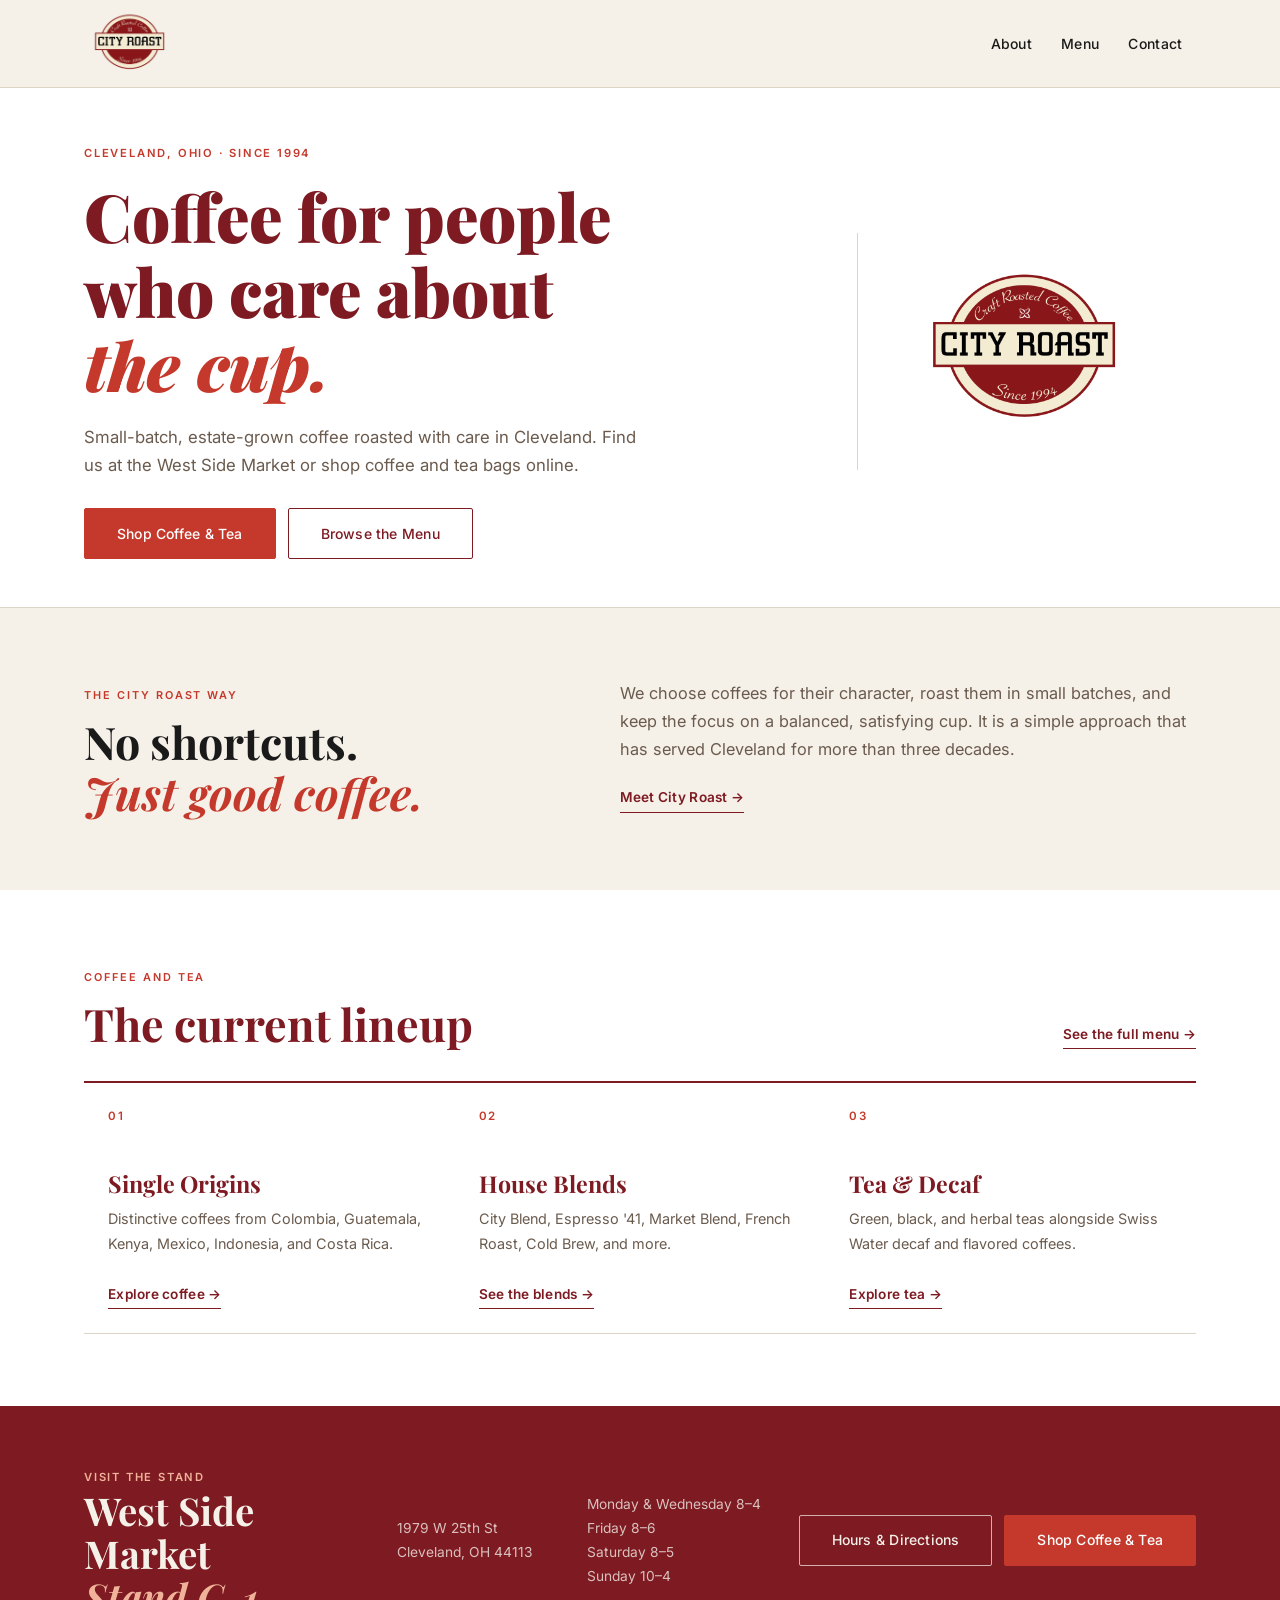
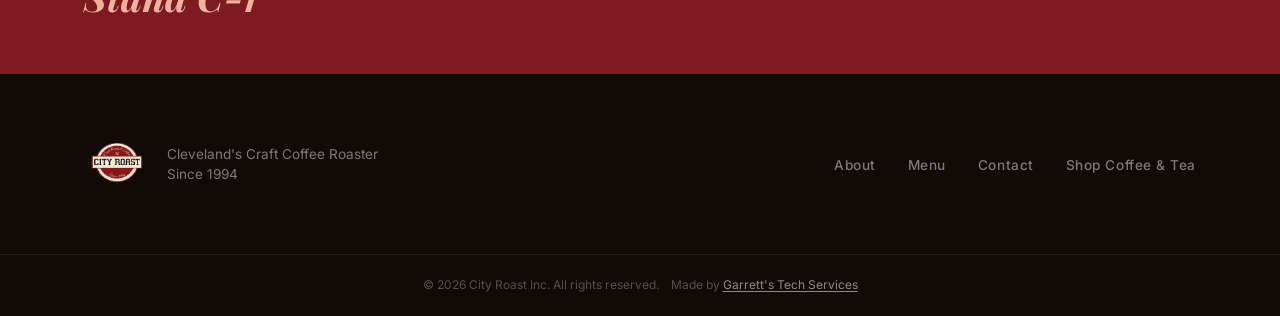
<file: index.html>
<!DOCTYPE html>
<html lang="en">
<head>
  <meta charset="UTF-8">
  <meta name="viewport" content="width=device-width, initial-scale=1.0">
  <title>City Roast Coffee | Cleveland's Craft Coffee Roaster</title>
  <meta name="description" content="Small batch, estate-grown coffee roasted with care in Cleveland since 1994. Visit City Roast Coffee at the West Side Market or shop coffee and tea bags on Square.">
  <meta name="theme-color" content="#7D1A22">
  <meta name="color-scheme" content="only light">
  <meta name="robots" content="index, follow">
  <meta name="google-analytics-measurement-id" content="">
  <link rel="canonical" href="https://cityroastcoffee.com/">
  <link rel="icon" href="images/cityroastlogo2014.gif" type="image/gif">
  <meta property="og:type" content="website">
  <meta property="og:title" content="City Roast Coffee | Cleveland's Craft Coffee Roaster">
  <meta property="og:description" content="Small batch, estate-grown coffee roasted with care in Cleveland since 1994.">
  <meta property="og:url" content="https://cityroastcoffee.com/">
  <meta property="og:image" content="https://cityroastcoffee.com/images/cityroastlogo2014.gif">
  <meta property="og:image:width" content="792">
  <meta property="og:image:height" content="612">
  <meta property="og:image:alt" content="City Roast Coffee, Cleveland's Craft Coffee Roaster since 1994">
  <meta name="twitter:card" content="summary_large_image">
  <meta name="twitter:title" content="City Roast Coffee | Cleveland's Craft Coffee Roaster">
  <meta name="twitter:description" content="Small batch, estate-grown coffee roasted with care in Cleveland since 1994.">
  <meta name="twitter:image" content="https://cityroastcoffee.com/images/cityroastlogo2014.gif">
  <script type="application/ld+json">
    {
      "@context": "https://schema.org",
      "@type": "CafeOrCoffeeShop",
      "name": "City Roast Coffee",
      "description": "Cleveland's craft coffee roaster, serving the West Side Market since 1994.",
      "telephone": "+1-216-621-2479",
      "email": "cityroast@me.com",
      "address": {
        "@type": "PostalAddress",
        "streetAddress": "1979 W 25th St, Stand C-1",
        "addressLocality": "Cleveland",
        "addressRegion": "OH",
        "postalCode": "44113",
        "addressCountry": "US"
      },
      "openingHoursSpecification": [
        { "@type": "OpeningHoursSpecification", "dayOfWeek": "Monday", "opens": "08:00", "closes": "16:00" },
        { "@type": "OpeningHoursSpecification", "dayOfWeek": "Wednesday", "opens": "08:00", "closes": "16:00" },
        { "@type": "OpeningHoursSpecification", "dayOfWeek": "Friday", "opens": "08:00", "closes": "18:00" },
        { "@type": "OpeningHoursSpecification", "dayOfWeek": "Saturday", "opens": "08:00", "closes": "17:00" },
        { "@type": "OpeningHoursSpecification", "dayOfWeek": "Sunday", "opens": "10:00", "closes": "16:00" }
      ],
      "hasMenu": "https://cityroastcoffee.square.site/"
    }
  </script>
  <link rel="preconnect" href="https://fonts.googleapis.com">
  <link rel="preconnect" href="https://fonts.gstatic.com" crossorigin>
  <link href="https://fonts.googleapis.com/css2?family=Playfair+Display:ital,wght@0,700;0,900;1,400;1,700&amp;family=Inter:wght@400;500;600&amp;display=swap" rel="stylesheet">
  <link rel="stylesheet" href="css/styles.css">
</head>
<body>
  <a class="skip-link" href="#main-content">Skip to main content</a>
  <header class="site-header" id="top">
    <div class="container header-inner">
      <a href="index.html" class="logo-link" aria-label="City Roast Coffee home">
        <img src="images/cityroastlogo2014.gif" alt="City Roast Coffee" class="logo">
      </a>
      <nav aria-label="Main navigation">
        <button class="nav-toggle" aria-expanded="false" aria-controls="nav-menu" aria-label="Open menu">
          <span></span><span></span><span></span>
        </button>
        <ul class="nav-menu" id="nav-menu" role="list">
          <li><a href="about.html">About</a></li>
          <li><a href="menu.html">Menu</a></li>
          <li><a href="contact.html">Contact</a></li>
        </ul>
      </nav>
    </div>
  </header>

  <main id="main-content">
    <section class="home-masthead" aria-labelledby="home-heading">
      <div class="container home-masthead-inner">
        <div class="home-masthead-copy">
          <p class="home-kicker">Cleveland, Ohio · Since 1994</p>
          <h1 id="home-heading">Coffee for people<br>who care about <br><em class="cup-word">the cup.<span class="steam" aria-hidden="true"><i></i><i></i><i></i></span></em></h1>
          <p class="home-lede">Small-batch, estate-grown coffee roasted with care in Cleveland. Find us at the West Side Market or shop coffee and tea bags online.</p>
          <div class="button-row">
            <a href="https://cityroastcoffee.square.site/" class="btn btn-primary" target="_blank" rel="noopener noreferrer">Shop Coffee &amp; Tea</a>
            <a href="menu.html" class="btn btn-outline">Browse the Menu</a>
          </div>
        </div>
        <div class="home-masthead-mark" aria-hidden="true">
          <img src="images/cityroastlogo2014.gif" alt="">
        </div>
      </div>
    
    </section>

    <section class="home-intro" aria-labelledby="welcome-heading">
      <div class="container home-intro-inner">
        <div>
          <span class="section-label">The City Roast Way</span>
          <h2 id="welcome-heading">No shortcuts.<br><em>Just good coffee.</em></h2>
        </div>
        <div class="home-intro-copy">
          <p>We choose coffees for their character, roast them in small batches, and keep the focus on a balanced, satisfying cup. It is a simple approach that has served Cleveland for more than three decades.</p>
          <a href="about.html" class="text-link">Meet City Roast <span aria-hidden="true">&rarr;</span></a>
        </div>
      </div>
    </section>

    <section class="home-menu" aria-labelledby="menu-preview-heading">
      <div class="container">
        <header class="home-section-heading">
          <div><span class="section-label">Coffee and Tea</span><h2 id="menu-preview-heading">The current lineup</h2></div>
          <a href="menu.html" class="text-link">See the full menu <span aria-hidden="true">&rarr;</span></a>
        </header>
        <div class="home-menu-grid">
          <article>
            <p class="home-menu-number">01</p>
            <h3>Single Origins</h3>
            <p>Distinctive coffees from Colombia, Guatemala, Kenya, Mexico, Indonesia, and Costa Rica.</p>
            <a href="menu.html#coffee" class="text-link">Explore coffee <span aria-hidden="true">&rarr;</span></a>
          </article>
          <article>
            <p class="home-menu-number">02</p>
            <h3>House Blends</h3>
            <p>City Blend, Espresso '41, Market Blend, French Roast, Cold Brew, and more.</p>
            <a href="menu.html#coffee" class="text-link">See the blends <span aria-hidden="true">&rarr;</span></a>
          </article>
          <article>
            <p class="home-menu-number">03</p>
            <h3>Tea &amp; Decaf</h3>
            <p>Green, black, and herbal teas alongside Swiss Water decaf and flavored coffees.</p>
            <a href="menu.html#tea" class="text-link">Explore tea <span aria-hidden="true">&rarr;</span></a>
          </article>
        </div>
      </div>
    </section>

    <section class="home-visit" aria-labelledby="visit-heading">
      <div class="container home-visit-inner">
        <div>
          <span class="home-kicker">Visit the stand</span>
          <h2 id="visit-heading">West Side Market<br><em>Stand C-1</em></h2>
        </div>
        <address>1979 W 25th St<br>Cleveland, OH 44113</address>
        <p>Monday &amp; Wednesday 8–4<br>Friday 8–6<br>Saturday 8–5<br>Sunday 10–4</p>
        <div class="button-row"><a href="contact.html" class="btn btn-outline">Hours &amp; Directions</a><a href="https://cityroastcoffee.square.site/" class="btn btn-primary" target="_blank" rel="noopener noreferrer">Shop Coffee &amp; Tea</a></div>
      </div>
    </section>
  </main>

  <footer class="site-footer">
    <div class="container footer-inner">
      <div class="footer-brand">
        <img src="images/cityroastlogo2014.gif" alt="City Roast Coffee" class="footer-logo">
        <p class="footer-tagline">Cleveland's Craft Coffee Roaster<br>Since 1994</p>
      </div>
      <nav class="footer-nav" aria-label="Footer navigation">
        <ul role="list">
          <li><a href="about.html">About</a></li>
          <li><a href="menu.html">Menu</a></li>
          <li><a href="contact.html">Contact</a></li>
          <li><a href="https://cityroastcoffee.square.site/" target="_blank" rel="noopener noreferrer">Shop Coffee &amp; Tea</a></li>
        </ul>
      </nav>
    </div>
    <div class="footer-bottom"><div class="container footer-bottom-inner"><p>&copy; 2026 City Roast Inc. All rights reserved.</p><p>Made by <a href="https://garrettstechservices.com/" target="_blank" rel="noopener noreferrer">Garrett's Tech Services</a></p></div></div>
  </footer>

  <script src="js/main.js"></script>
</body>
</html>
</file>
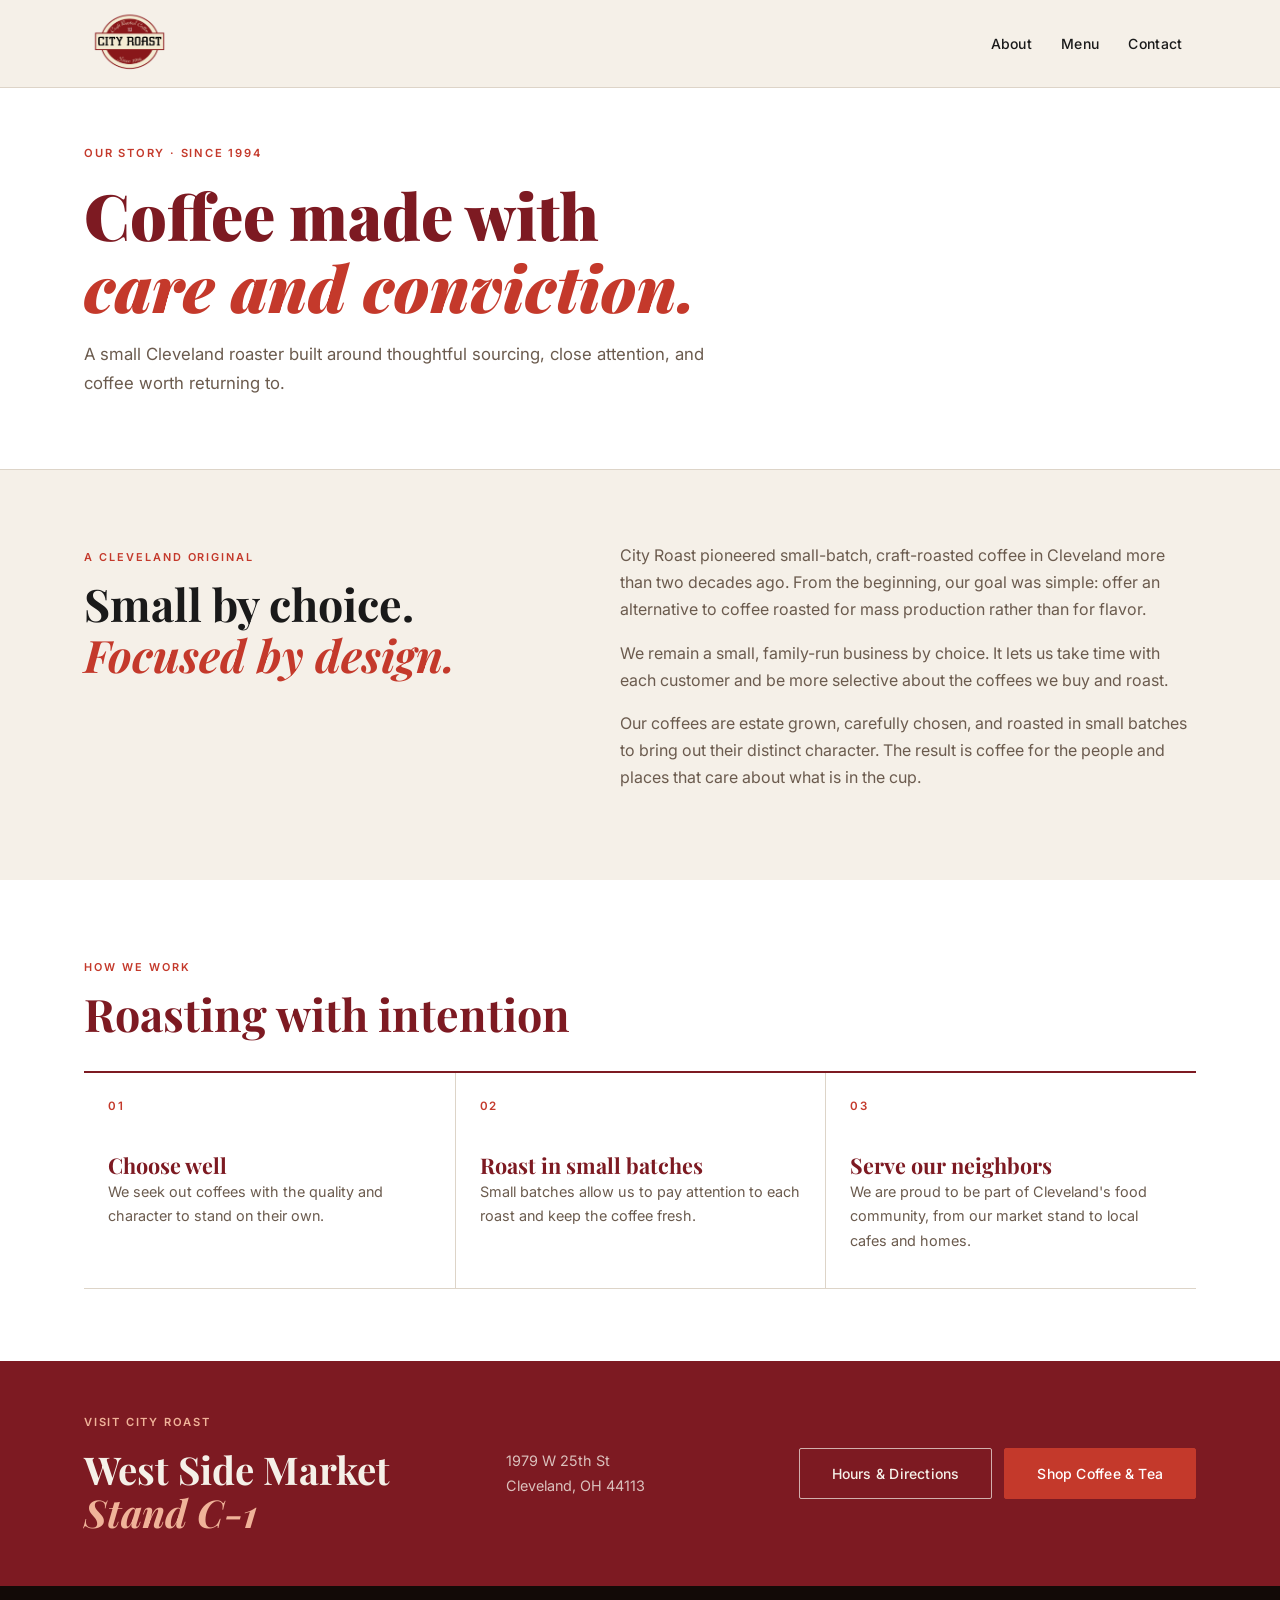
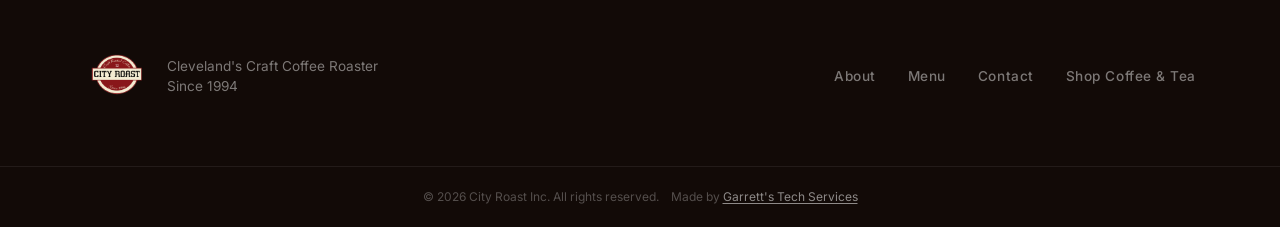
<file: about.html>
<!DOCTYPE html>
<html lang="en">
<head>
  <meta charset="UTF-8">
  <meta name="viewport" content="width=device-width, initial-scale=1.0">
  <title>About City Roast Coffee | Cleveland Since 1994</title>
  <meta name="description" content="Learn about City Roast Coffee, a small-batch Cleveland coffee roaster serving the West Side Market since 1994.">
  <meta name="theme-color" content="#7D1A22">
  <meta name="color-scheme" content="only light">
  <meta name="robots" content="index, follow">
  <meta name="google-analytics-measurement-id" content="">
  <link rel="canonical" href="https://cityroastcoffee.com/about.html">
  <link rel="icon" href="images/cityroastlogo2014.gif" type="image/gif">
  <meta property="og:type" content="website">
  <meta property="og:title" content="About City Roast Coffee | Cleveland Since 1994">
  <meta property="og:description" content="Learn about City Roast Coffee, a small-batch Cleveland coffee roaster serving the West Side Market since 1994.">
  <meta property="og:url" content="https://cityroastcoffee.com/about.html">
  <meta property="og:image" content="https://cityroastcoffee.com/images/cityroastlogo2014.gif">
  <meta property="og:image:width" content="792">
  <meta property="og:image:height" content="612">
  <meta property="og:image:alt" content="City Roast Coffee, Cleveland's Craft Coffee Roaster since 1994">
  <meta name="twitter:card" content="summary_large_image">
  <meta name="twitter:title" content="About City Roast Coffee | Cleveland Since 1994">
  <meta name="twitter:description" content="Learn about City Roast Coffee, a small-batch Cleveland coffee roaster serving the West Side Market since 1994.">
  <meta name="twitter:image" content="https://cityroastcoffee.com/images/cityroastlogo2014.gif">
  <script type="application/ld+json">
    {
      "@context": "https://schema.org",
      "@type": "CafeOrCoffeeShop",
      "name": "City Roast Coffee",
      "telephone": "+1-216-621-2479",
      "email": "cityroast@me.com",
      "address": { "@type": "PostalAddress", "streetAddress": "1979 W 25th St, Stand C-1", "addressLocality": "Cleveland", "addressRegion": "OH", "postalCode": "44113", "addressCountry": "US" },
      "hasMenu": "https://cityroastcoffee.square.site/"
    }
  </script>
  <link rel="preconnect" href="https://fonts.googleapis.com">
  <link rel="preconnect" href="https://fonts.gstatic.com" crossorigin>
  <link href="https://fonts.googleapis.com/css2?family=Playfair+Display:ital,wght@0,700;0,900;1,400;1,700&amp;family=Inter:wght@400;500;600&amp;display=swap" rel="stylesheet">
  <link rel="stylesheet" href="css/styles.css">
</head>
<body>
  <a class="skip-link" href="#main-content">Skip to main content</a>
  <header class="site-header" id="top"><div class="container header-inner"><a href="index.html" class="logo-link" aria-label="City Roast Coffee home"><img src="images/cityroastlogo2014.gif" alt="City Roast Coffee" class="logo"></a><nav aria-label="Main navigation"><button class="nav-toggle" aria-expanded="false" aria-controls="nav-menu" aria-label="Open menu"><span></span><span></span><span></span></button><ul class="nav-menu" id="nav-menu" role="list"><li><a href="about.html" aria-current="page">About</a></li><li><a href="menu.html">Menu</a></li><li><a href="contact.html">Contact</a></li></ul></nav></div></header>
  <main id="main-content">
    <section class="interior-masthead" aria-labelledby="about-heading"><div class="container"><p class="home-kicker">Our Story · Since 1994</p><h1 id="about-heading">Coffee made with <br><em>care and conviction.</em></h1><p class="interior-lede">A small Cleveland roaster built around thoughtful sourcing, close attention, and coffee worth returning to.</p></div></section>
    <section class="interior-intro" aria-labelledby="story-heading"><div class="container interior-intro-grid"><div><span class="section-label">A Cleveland Original</span><h2 id="story-heading">Small by choice. <br><em>Focused by design.</em></h2></div><div class="prose"><p>City Roast pioneered small-batch, craft-roasted coffee in Cleveland more than two decades ago. From the beginning, our goal was simple: offer an alternative to coffee roasted for mass production rather than for flavor.</p><p>We remain a small, family-run business by choice. It lets us take time with each customer and be more selective about the coffees we buy and roast.</p><p>Our coffees are estate grown, carefully chosen, and roasted in small batches to bring out their distinct character. The result is coffee for the people and places that care about what is in the cup.</p></div></div></section>
    <section class="editorial-index" aria-labelledby="principles-heading"><div class="container"><header class="interior-section-heading"><div><span class="section-label">How We Work</span><h2 id="principles-heading">Roasting with intention</h2></div></header><div class="editorial-index-grid"><article><span>01</span><h3>Choose well</h3><p>We seek out coffees with the quality and character to stand on their own.</p></article><article><span>02</span><h3>Roast in small batches</h3><p>Small batches allow us to pay attention to each roast and keep the coffee fresh.</p></article><article><span>03</span><h3>Serve our neighbors</h3><p>We are proud to be part of Cleveland's food community, from our market stand to local cafes and homes.</p></article></div></div></section>
    <section class="interior-visit" aria-labelledby="about-visit-heading"><div class="container interior-visit-inner"><div><p class="home-kicker">Visit City Roast</p><h2 id="about-visit-heading">West Side Market <br><em>Stand C-1</em></h2></div><p>1979 W 25th St<br>Cleveland, OH 44113</p><div class="button-row"><a href="contact.html" class="btn btn-outline">Hours &amp; Directions</a><a href="https://cityroastcoffee.square.site/" class="btn btn-primary" target="_blank" rel="noopener noreferrer">Shop Coffee &amp; Tea</a></div></div></section>
  </main>
  <footer class="site-footer"><div class="container footer-inner"><div class="footer-brand"><img src="images/cityroastlogo2014.gif" alt="City Roast Coffee" class="footer-logo"><p class="footer-tagline">Cleveland's Craft Coffee Roaster<br>Since 1994</p></div><nav class="footer-nav" aria-label="Footer navigation"><ul role="list"><li><a href="about.html">About</a></li><li><a href="menu.html">Menu</a></li><li><a href="contact.html">Contact</a></li><li><a href="https://cityroastcoffee.square.site/" target="_blank" rel="noopener noreferrer">Shop Coffee &amp; Tea</a></li></ul></nav></div><div class="footer-bottom"><div class="container footer-bottom-inner"><p>&copy; 2026 City Roast Inc. All rights reserved.</p><p>Made by <a href="https://garrettstechservices.com/" target="_blank" rel="noopener noreferrer">Garrett's Tech Services</a></p></div></div></footer>
  <script src="js/main.js"></script>
</body>
</html>
</file>
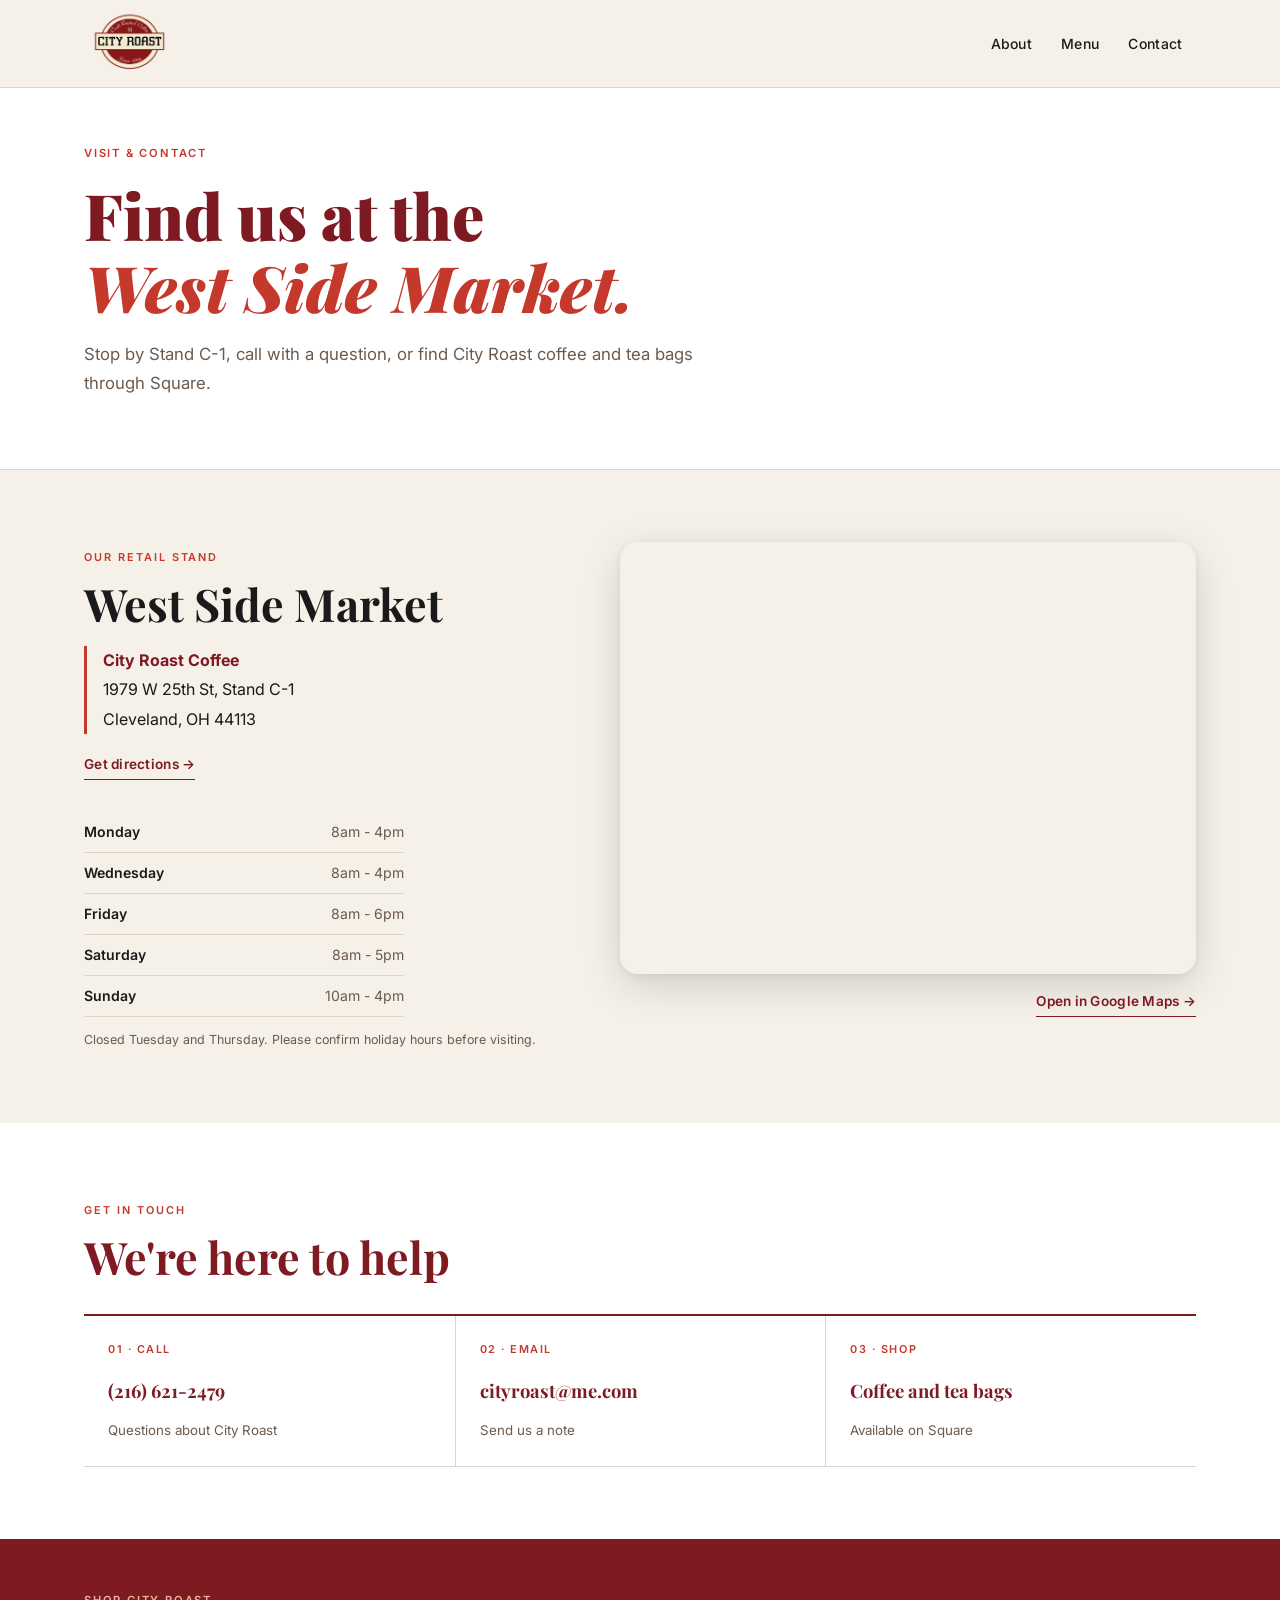
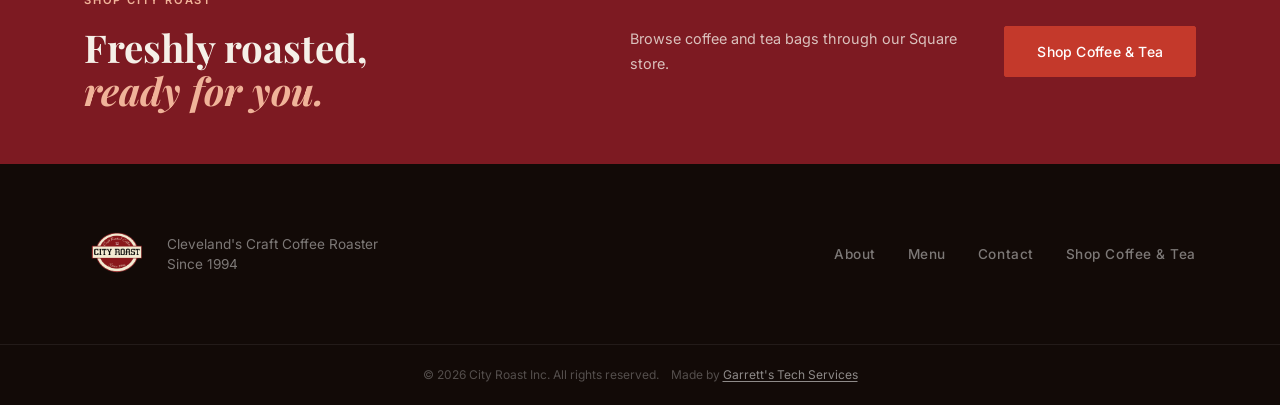
<file: contact.html>
<!DOCTYPE html>
<html lang="en">
<head>
  <meta charset="UTF-8">
  <meta name="viewport" content="width=device-width, initial-scale=1.0">
  <title>Contact and Visit | City Roast Coffee</title>
  <meta name="description" content="Visit City Roast Coffee at Cleveland's West Side Market or get in touch by phone and email. Shop City Roast coffee and tea bags on Square.">
  <meta name="theme-color" content="#7D1A22">
  <meta name="color-scheme" content="only light">
  <meta name="robots" content="index, follow">
  <meta name="google-analytics-measurement-id" content="">
  <link rel="canonical" href="https://cityroastcoffee.com/contact.html">
  <link rel="icon" href="images/cityroastlogo2014.gif" type="image/gif">
  <meta property="og:type" content="website">
  <meta property="og:title" content="Contact and Visit | City Roast Coffee">
  <meta property="og:description" content="Visit City Roast Coffee at Cleveland's West Side Market or get in touch by phone and email.">
  <meta property="og:url" content="https://cityroastcoffee.com/contact.html">
  <meta property="og:image" content="https://cityroastcoffee.com/images/cityroastlogo2014.gif">
  <meta property="og:image:width" content="792">
  <meta property="og:image:height" content="612">
  <meta property="og:image:alt" content="City Roast Coffee, Cleveland's Craft Coffee Roaster since 1994">
  <meta name="twitter:card" content="summary_large_image">
  <meta name="twitter:title" content="Contact and Visit | City Roast Coffee">
  <meta name="twitter:description" content="Visit City Roast Coffee at Cleveland's West Side Market or get in touch by phone and email.">
  <meta name="twitter:image" content="https://cityroastcoffee.com/images/cityroastlogo2014.gif">
  <script type="application/ld+json">
    {
      "@context": "https://schema.org",
      "@type": "CafeOrCoffeeShop",
      "name": "City Roast Coffee",
      "telephone": "+1-216-621-2479",
      "email": "cityroast@me.com",
      "address": { "@type": "PostalAddress", "streetAddress": "1979 W 25th St, Stand C-1", "addressLocality": "Cleveland", "addressRegion": "OH", "postalCode": "44113", "addressCountry": "US" },
      "hasMenu": "https://cityroastcoffee.square.site/"
    }
  </script>
  <link rel="preconnect" href="https://fonts.googleapis.com">
  <link rel="preconnect" href="https://fonts.gstatic.com" crossorigin>
  <link href="https://fonts.googleapis.com/css2?family=Playfair+Display:ital,wght@0,700;0,900;1,400;1,700&amp;family=Inter:wght@400;500;600&amp;display=swap" rel="stylesheet">
  <link rel="stylesheet" href="css/styles.css">
</head>
<body>
  <a class="skip-link" href="#main-content">Skip to main content</a>
  <header class="site-header" id="top"><div class="container header-inner"><a href="index.html" class="logo-link" aria-label="City Roast Coffee home"><img src="images/cityroastlogo2014.gif" alt="City Roast Coffee" class="logo"></a><nav aria-label="Main navigation"><button class="nav-toggle" aria-expanded="false" aria-controls="nav-menu" aria-label="Open menu"><span></span><span></span><span></span></button><ul class="nav-menu" id="nav-menu" role="list"><li><a href="about.html">About</a></li><li><a href="menu.html">Menu</a></li><li><a href="contact.html" aria-current="page">Contact</a></li></ul></nav></div></header>
  <main id="main-content">
    <section class="interior-masthead" aria-labelledby="contact-heading"><div class="container"><p class="home-kicker">Visit &amp; Contact</p><h1 id="contact-heading">Find us at the <br><em>West Side Market.</em></h1><p class="interior-lede">Stop by Stand C-1, call with a question, or find City Roast coffee and tea bags through Square.</p></div></section>
    <section class="contact-section" aria-labelledby="market-heading"><div class="container contact-grid"><div class="contact-details"><span class="section-label">Our Retail Stand</span><h2 id="market-heading">West Side Market</h2><address><strong>City Roast Coffee</strong><br>1979 W 25th St, Stand C-1<br>Cleveland, OH 44113</address><a class="text-link" href="https://maps.google.com/?q=1979+W+25th+St+Stand+C-1,+Cleveland,+OH+44113" target="_blank" rel="noopener noreferrer">Get directions <span aria-hidden="true">&rarr;</span></a><dl class="hours-list"><div><dt>Monday</dt><dd>8am - 4pm</dd></div><div><dt>Wednesday</dt><dd>8am - 4pm</dd></div><div><dt>Friday</dt><dd>8am - 6pm</dd></div><div><dt>Saturday</dt><dd>8am - 5pm</dd></div><div><dt>Sunday</dt><dd>10am - 4pm</dd></div></dl><p class="hours-note">Closed Tuesday and Thursday. Please confirm holiday hours before visiting.</p></div><div><div class="find-us-map"><iframe title="City Roast Coffee at the West Side Market" src="https://maps.google.com/maps?q=1979+W+25th+St+Stand+C-1,+Cleveland,+OH+44113&amp;output=embed" allowfullscreen loading="lazy" referrerpolicy="no-referrer-when-downgrade"></iframe></div><p class="map-fallback"><a class="text-link" href="https://maps.google.com/?q=1979+W+25th+St+Stand+C-1,+Cleveland,+OH+44113" target="_blank" rel="noopener noreferrer">Open in Google Maps <span aria-hidden="true">&rarr;</span></a></p></div></div></section>
    <section class="contact-options" aria-labelledby="reach-heading"><div class="container"><header class="interior-section-heading"><div><span class="section-label">Get in Touch</span><h2 id="reach-heading">We're here to help</h2></div></header><div class="contact-options-grid"><a href="tel:+12166212479"><span>01 · Call</span><strong>(216) 621-2479</strong><small>Questions about City Roast</small></a><a href="mailto:cityroast@me.com"><span>02 · Email</span><strong>cityroast@me.com</strong><small>Send us a note</small></a><a href="https://cityroastcoffee.square.site/" target="_blank" rel="noopener noreferrer"><span>03 · Shop</span><strong>Coffee and tea bags</strong><small>Available on Square</small></a></div></div></section>
    <section class="interior-visit"><div class="container interior-visit-inner"><div><p class="home-kicker">Shop City Roast</p><h2>Freshly roasted, <br><em>ready for you.</em></h2></div><p>Browse coffee and tea bags through our Square store.</p><div class="button-row"><a href="https://cityroastcoffee.square.site/" class="btn btn-primary" target="_blank" rel="noopener noreferrer">Shop Coffee &amp; Tea</a></div></div></section>
  </main>
  <footer class="site-footer"><div class="container footer-inner"><div class="footer-brand"><img src="images/cityroastlogo2014.gif" alt="City Roast Coffee" class="footer-logo"><p class="footer-tagline">Cleveland's Craft Coffee Roaster<br>Since 1994</p></div><nav class="footer-nav" aria-label="Footer navigation"><ul role="list"><li><a href="about.html">About</a></li><li><a href="menu.html">Menu</a></li><li><a href="contact.html">Contact</a></li><li><a href="https://cityroastcoffee.square.site/" target="_blank" rel="noopener noreferrer">Shop Coffee &amp; Tea</a></li></ul></nav></div><div class="footer-bottom"><div class="container footer-bottom-inner"><p>&copy; 2026 City Roast Inc. All rights reserved.</p><p>Made by <a href="https://garrettstechservices.com/" target="_blank" rel="noopener noreferrer">Garrett's Tech Services</a></p></div></div></footer>
  <script src="js/main.js"></script>
</body>
</html>
</file>
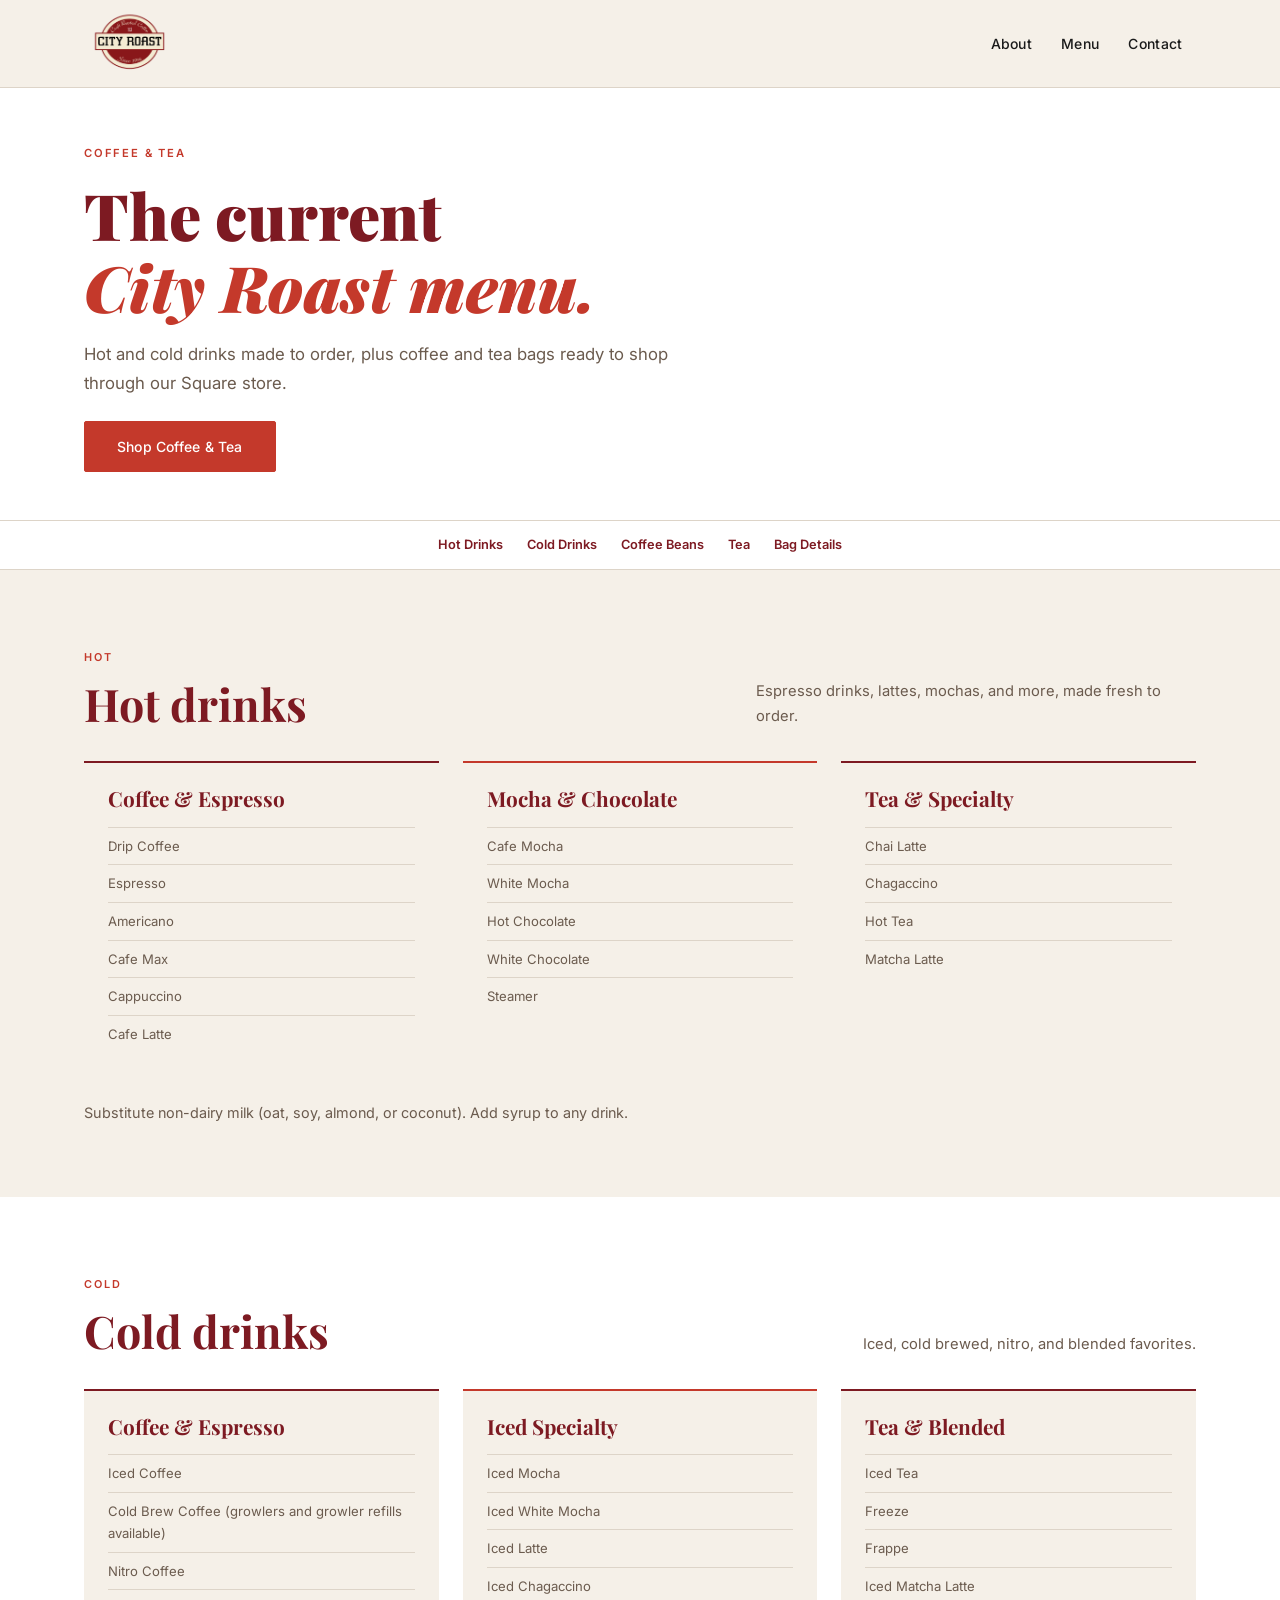
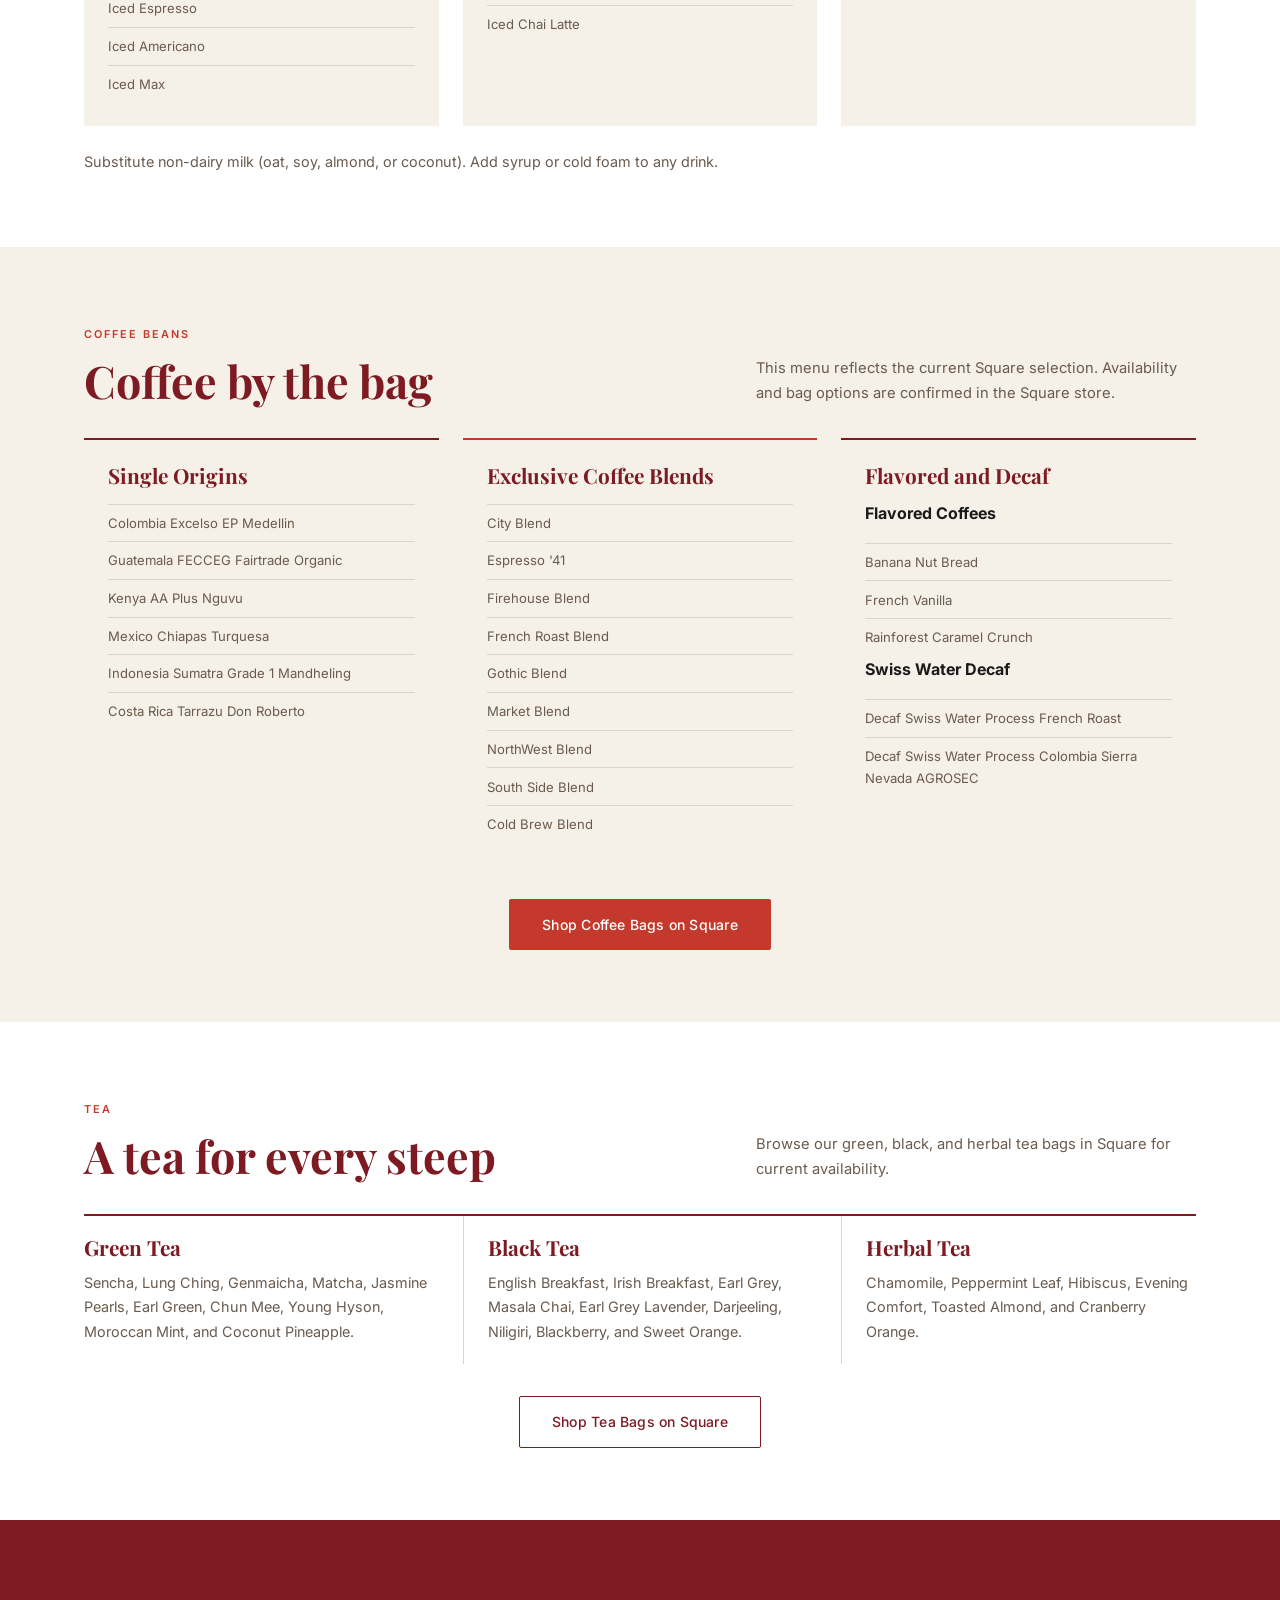
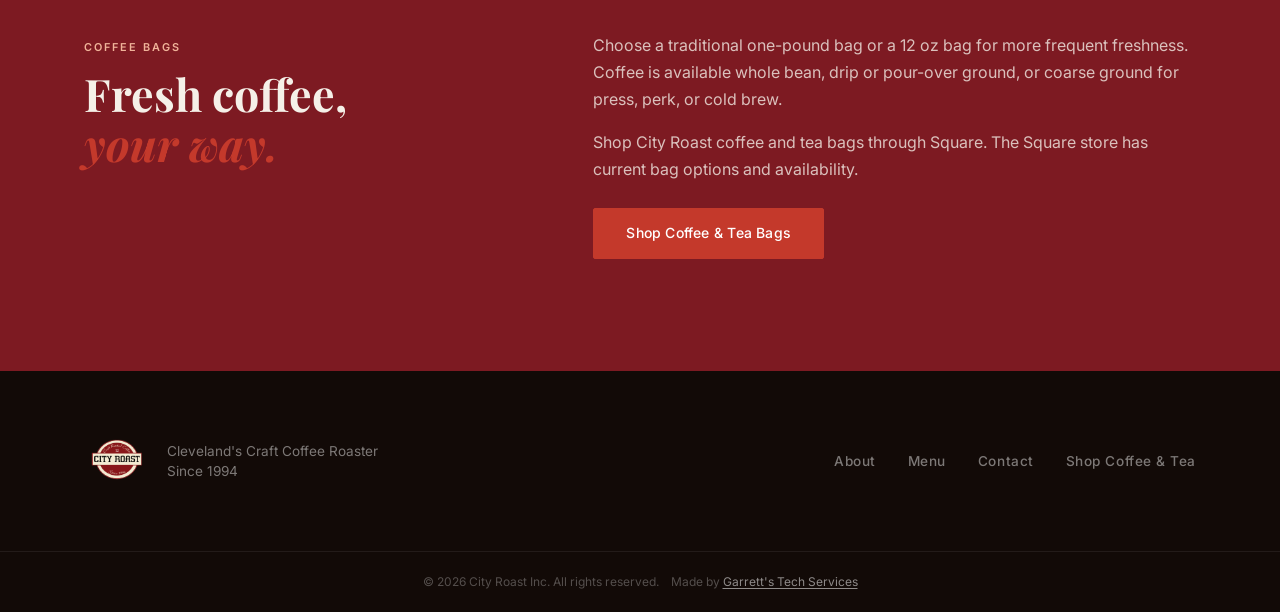
<file: menu.html>
<!DOCTYPE html>
<html lang="en">
<head>
  <meta charset="UTF-8">
  <meta name="viewport" content="width=device-width, initial-scale=1.0">
  <title>Coffee and Tea Menu | City Roast Coffee</title>
  <meta name="description" content="Explore City Roast Coffee's full selection of single-origin coffees, house blends, decaf, flavored coffee, and tea. Shop coffee and tea bags on Square.">
  <meta name="theme-color" content="#7D1A22">
  <meta name="color-scheme" content="only light">
  <meta name="robots" content="index, follow">
  <meta name="google-analytics-measurement-id" content="">
  <link rel="canonical" href="https://cityroastcoffee.com/menu.html">
  <link rel="icon" href="images/cityroastlogo2014.gif" type="image/gif">
  <meta property="og:type" content="website">
  <meta property="og:title" content="Coffee and Tea Menu | City Roast Coffee">
  <meta property="og:description" content="Explore City Roast Coffee's full selection of single-origin coffees, house blends, decaf, flavored coffee, and tea.">
  <meta property="og:url" content="https://cityroastcoffee.com/menu.html">
  <meta property="og:image" content="https://cityroastcoffee.com/images/cityroastlogo2014.gif">
  <meta property="og:image:width" content="792">
  <meta property="og:image:height" content="612">
  <meta property="og:image:alt" content="City Roast Coffee, Cleveland's Craft Coffee Roaster since 1994">
  <meta name="twitter:card" content="summary_large_image">
  <meta name="twitter:title" content="Coffee and Tea Menu | City Roast Coffee">
  <meta name="twitter:description" content="Explore City Roast Coffee's full selection of single-origin coffees, house blends, decaf, flavored coffee, and tea.">
  <meta name="twitter:image" content="https://cityroastcoffee.com/images/cityroastlogo2014.gif">
  <script type="application/ld+json">
    {
      "@context": "https://schema.org",
      "@type": "Menu",
      "name": "City Roast Coffee Menu",
      "provider": {
        "@type": "CafeOrCoffeeShop",
        "name": "City Roast Coffee",
        "telephone": "+1-216-621-2479",
        "address": { "@type": "PostalAddress", "streetAddress": "1979 W 25th St, Stand C-1", "addressLocality": "Cleveland", "addressRegion": "OH", "postalCode": "44113", "addressCountry": "US" }
      },
      "hasMenu": "https://cityroastcoffee.square.site/"
    }
  </script>
  <link rel="preconnect" href="https://fonts.googleapis.com">
  <link rel="preconnect" href="https://fonts.gstatic.com" crossorigin>
  <link href="https://fonts.googleapis.com/css2?family=Playfair+Display:ital,wght@0,700;0,900;1,400;1,700&amp;family=Inter:wght@400;500;600&amp;display=swap" rel="stylesheet">
  <link rel="stylesheet" href="css/styles.css">
</head>
<body>
  <a class="skip-link" href="#main-content">Skip to main content</a>
  <header class="site-header" id="top"><div class="container header-inner"><a href="index.html" class="logo-link" aria-label="City Roast Coffee home"><img src="images/cityroastlogo2014.gif" alt="City Roast Coffee" class="logo"></a><nav aria-label="Main navigation"><button class="nav-toggle" aria-expanded="false" aria-controls="nav-menu" aria-label="Open menu"><span></span><span></span><span></span></button><ul class="nav-menu" id="nav-menu" role="list"><li><a href="about.html">About</a></li><li><a href="menu.html" aria-current="page">Menu</a></li><li><a href="contact.html">Contact</a></li></ul></nav></div></header>
  <main id="main-content">
    <section class="interior-masthead" aria-labelledby="menu-heading"><div class="container"><p class="home-kicker">Coffee &amp; Tea</p><h1 id="menu-heading">The current <br><em>City Roast menu.</em></h1><p class="interior-lede">Hot and cold drinks made to order, plus coffee and tea bags ready to shop through our Square store.</p><a href="https://cityroastcoffee.square.site/" class="btn btn-primary" target="_blank" rel="noopener noreferrer">Shop Coffee &amp; Tea</a></div></section>
    <nav class="menu-jump" aria-label="Menu categories"><div class="container"><a href="#hot">Hot Drinks</a><a href="#cold">Cold Drinks</a><a href="#coffee">Coffee Beans</a><a href="#tea">Tea</a><a href="#bag-details">Bag Details</a></div></nav>
    <section class="menu-section" id="hot" aria-labelledby="hot-heading"><div class="container"><header class="interior-section-heading"><div><span class="section-label">Hot</span><h2 id="hot-heading">Hot drinks</h2></div><p>Espresso drinks, lattes, mochas, and more, made fresh to order.</p></header><div class="menu-category-grid"><article class="menu-category"><h3>Coffee &amp; Espresso</h3><ul><li>Drip Coffee</li><li>Espresso</li><li>Americano</li><li>Cafe Max</li><li>Cappuccino</li><li>Cafe Latte</li></ul></article><article class="menu-category menu-category--featured"><h3>Mocha &amp; Chocolate</h3><ul><li>Cafe Mocha</li><li>White Mocha</li><li>Hot Chocolate</li><li>White Chocolate</li><li>Steamer</li></ul></article><article class="menu-category"><h3>Tea &amp; Specialty</h3><ul><li>Chai Latte</li><li>Chagaccino</li><li>Hot Tea</li><li>Matcha Latte</li></ul></article></div><p class="menu-note">Substitute non-dairy milk (oat, soy, almond, or coconut). Add syrup to any drink.</p></div></section>
    <section class="menu-section menu-section--tea" id="cold" aria-labelledby="cold-heading"><div class="container"><header class="interior-section-heading"><div><span class="section-label">Cold</span><h2 id="cold-heading">Cold drinks</h2></div><p>Iced, cold brewed, nitro, and blended favorites.</p></header><div class="menu-category-grid"><article class="menu-category"><h3>Coffee &amp; Espresso</h3><ul><li>Iced Coffee</li><li>Cold Brew Coffee (growlers and growler refills available)</li><li>Nitro Coffee</li><li>Iced Espresso</li><li>Iced Americano</li><li>Iced Max</li></ul></article><article class="menu-category menu-category--featured"><h3>Iced Specialty</h3><ul><li>Iced Mocha</li><li>Iced White Mocha</li><li>Iced Latte</li><li>Iced Chagaccino</li><li>Iced Chai Latte</li></ul></article><article class="menu-category"><h3>Tea &amp; Blended</h3><ul><li>Iced Tea</li><li>Freeze</li><li>Frappe</li><li>Iced Matcha Latte</li></ul></article></div><p class="menu-note">Substitute non-dairy milk (oat, soy, almond, or coconut). Add syrup or cold foam to any drink.</p></div></section>
    <section class="menu-section" id="coffee" aria-labelledby="coffee-heading"><div class="container"><header class="interior-section-heading"><div><span class="section-label">Coffee Beans</span><h2 id="coffee-heading">Coffee by the bag</h2></div><p>This menu reflects the current Square selection. Availability and bag options are confirmed in the Square store.</p></header><div class="menu-category-grid"><article class="menu-category"><h3>Single Origins</h3><ul><li>Colombia Excelso EP Medellin</li><li>Guatemala FECCEG Fairtrade Organic</li><li>Kenya AA Plus Nguvu</li><li>Mexico Chiapas Turquesa</li><li>Indonesia Sumatra Grade 1 Mandheling</li><li>Costa Rica Tarrazu Don Roberto</li></ul></article><article class="menu-category menu-category--featured"><h3>Exclusive Coffee Blends</h3><ul><li>City Blend</li><li>Espresso '41</li><li>Firehouse Blend</li><li>French Roast Blend</li><li>Gothic Blend</li><li>Market Blend</li><li>NorthWest Blend</li><li>South Side Blend</li><li>Cold Brew Blend</li></ul></article><article class="menu-category"><h3>Flavored and Decaf</h3><h4>Flavored Coffees</h4><ul><li>Banana Nut Bread</li><li>French Vanilla</li><li>Rainforest Caramel Crunch</li></ul><h4>Swiss Water Decaf</h4><ul><li>Decaf Swiss Water Process French Roast</li><li>Decaf Swiss Water Process Colombia Sierra Nevada AGROSEC</li></ul></article></div><div class="section-action"><a href="https://cityroastcoffee.square.site/" class="btn btn-primary" target="_blank" rel="noopener noreferrer">Shop Coffee Bags on Square</a></div></div></section>
    <section class="menu-section menu-section--tea" id="tea" aria-labelledby="tea-heading"><div class="container"><header class="interior-section-heading"><div><span class="section-label">Tea</span><h2 id="tea-heading">A tea for every steep</h2></div><p>Browse our green, black, and herbal tea bags in Square for current availability.</p></header><div class="tea-list"><article><h3>Green Tea</h3><p>Sencha, Lung Ching, Genmaicha, Matcha, Jasmine Pearls, Earl Green, Chun Mee, Young Hyson, Moroccan Mint, and Coconut Pineapple.</p></article><article><h3>Black Tea</h3><p>English Breakfast, Irish Breakfast, Earl Grey, Masala Chai, Earl Grey Lavender, Darjeeling, Niligiri, Blackberry, and Sweet Orange.</p></article><article><h3>Herbal Tea</h3><p>Chamomile, Peppermint Leaf, Hibiscus, Evening Comfort, Toasted Almond, and Cranberry Orange.</p></article></div><div class="section-action"><a href="https://cityroastcoffee.square.site/" class="btn btn-outline" target="_blank" rel="noopener noreferrer">Shop Tea Bags on Square</a></div></div></section>
    <section class="order-details" id="bag-details" aria-labelledby="bag-details-heading"><div class="container order-details-inner"><div><span class="section-label">Coffee Bags</span><h2 id="bag-details-heading">Fresh coffee, <br><em>your way.</em></h2></div><div class="prose"><p>Choose a traditional one-pound bag or a 12 oz bag for more frequent freshness. Coffee is available whole bean, drip or pour-over ground, or coarse ground for press, perk, or cold brew.</p><p>Shop City Roast coffee and tea bags through Square. The Square store has current bag options and availability.</p><a href="https://cityroastcoffee.square.site/" class="btn btn-primary" target="_blank" rel="noopener noreferrer">Shop Coffee &amp; Tea Bags</a></div></div></section>
  </main>
  <footer class="site-footer"><div class="container footer-inner"><div class="footer-brand"><img src="images/cityroastlogo2014.gif" alt="City Roast Coffee" class="footer-logo"><p class="footer-tagline">Cleveland's Craft Coffee Roaster<br>Since 1994</p></div><nav class="footer-nav" aria-label="Footer navigation"><ul role="list"><li><a href="about.html">About</a></li><li><a href="menu.html">Menu</a></li><li><a href="contact.html">Contact</a></li><li><a href="https://cityroastcoffee.square.site/" target="_blank" rel="noopener noreferrer">Shop Coffee &amp; Tea</a></li></ul></nav></div><div class="footer-bottom"><div class="container footer-bottom-inner"><p>&copy; 2026 City Roast Inc. All rights reserved.</p><p>Made by <a href="https://garrettstechservices.com/" target="_blank" rel="noopener noreferrer">Garrett's Tech Services</a></p></div></div></footer>
  <script src="js/main.js"></script>
</body>
</html>
</file>
<file: css/styles.css>
/* ============================================================
   CSS Custom Properties
   ============================================================ */
:root {
  color-scheme: only light;
  --color-primary:    #7D1A22;
  --color-accent:     #C4392B;
  --color-bg:         #F5F0E8;
  --color-surface:    #FFFFFF;
  --color-text:       #1A1A1A;
  --color-muted:      #6B5B4E;
  --color-border:     #DDD4C8;
  --color-footer:     #120A07;

  --font-display: 'Playfair Display', Georgia, serif;
  --font-body:    'Inter', system-ui, -apple-system, sans-serif;

  --space-xs:  0.5rem;
  --space-sm:  1rem;
  --space-md:  2rem;
  --space-lg:  4rem;
  --space-xl:  7rem;

  --radius-sm: 4px;
  --radius-md: 10px;
  --radius-lg: 18px;

  --max-w:     1160px;
  --header-h:  88px;

  --shadow-sm: 0 1px 4px rgba(0,0,0,.07), 0 1px 2px rgba(0,0,0,.05);
  --shadow-md: 0 4px 16px rgba(0,0,0,.10), 0 1px 4px rgba(0,0,0,.06);
  --shadow-lg: 0 12px 40px rgba(0,0,0,.14), 0 2px 8px rgba(0,0,0,.06);

  --ease: cubic-bezier(0.25, 0.46, 0.45, 0.94);
  --transition: 0.2s var(--ease);
}

/* ============================================================
   Reset
   ============================================================ */
*, *::before, *::after { box-sizing: border-box; margin: 0; padding: 0; }

html {
  scroll-behavior: smooth;
  -webkit-text-size-adjust: 100%;
  scroll-padding-top: var(--header-h);
}

body {
  font-family: var(--font-body);
  font-size: 1rem;
  line-height: 1.7;
  color: var(--color-text);
  background-color: var(--color-bg);
  -webkit-font-smoothing: antialiased;
}

img      { display: block; max-width: 100%; height: auto; }
ul       { list-style: none; }
a        { color: inherit; text-decoration: none; }
address  { font-style: normal; }
button   { font-family: inherit; }

:focus-visible {
  outline: 3px solid var(--color-accent);
  outline-offset: 3px;
}

.skip-link {
  position: fixed;
  top: 1rem;
  left: 1rem;
  z-index: 300;
  padding: 0.65rem 1rem;
  color: #fff;
  background: var(--color-primary);
  transform: translateY(-200%);
  transition: transform var(--transition);
}

.skip-link:focus {
  transform: translateY(0);
}

/* ============================================================
   Layout Utility
   ============================================================ */
.container {
  width: 100%;
  max-width: var(--max-w);
  margin-inline: auto;
  padding-inline: 1.5rem;
}

/* ============================================================
   Typography
   ============================================================ */
h1, h2, h3 {
  font-family: var(--font-display);
  line-height: 1.12;
  color: var(--color-text);
}

h1 { font-size: clamp(2.4rem, 5.5vw, 4.25rem); font-weight: 900; }
h2 { font-size: clamp(1.9rem, 3.5vw, 2.9rem);  font-weight: 700; }
h3 { font-size: 1.3rem; font-weight: 700; margin-bottom: 0.2rem; }

h2 em {
  font-style: italic;
  color: var(--color-accent);
}

.section-label {
  display: inline-block;
  font-family: var(--font-body);
  font-size: 0.68rem;
  font-weight: 600;
  letter-spacing: 0.18em;
  text-transform: uppercase;
  color: var(--color-accent);
  margin-bottom: 0.8rem;
}

.eyebrow {
  display: inline-block;
  font-size: 0.7rem;
  font-weight: 600;
  letter-spacing: 0.2em;
  text-transform: uppercase;
  color: rgba(255,255,255,0.55);
  margin-bottom: 1rem;
}

/* ============================================================
   Buttons
   ============================================================ */
.btn {
  display: inline-block;
  font-family: var(--font-body);
  font-size: 0.875rem;
  font-weight: 500;
  letter-spacing: 0.015em;
  padding: 0.8rem 2rem;
  border-radius: 2px;
  border: 1.5px solid transparent;
  cursor: pointer;
  transition:
    background-color var(--transition),
    color var(--transition),
    border-color var(--transition),
    transform var(--transition),
    box-shadow var(--transition);
}

.btn:hover   { transform: translateY(-2px); }
.btn:active  { transform: translateY(0); }

.btn-primary {
  background-color: var(--color-accent);
  color: #fff;
  border-color: var(--color-accent);
}
.btn-primary:hover {
  background-color: var(--color-primary);
  border-color: var(--color-primary);
  box-shadow: 0 6px 20px rgba(125,26,34,0.4);
}

.btn-outline {
  background-color: transparent;
  color: var(--color-primary);
  border-color: var(--color-primary);
}
.btn-outline:hover {
  background-color: var(--color-primary);
  color: #fff;
}

.text-link {
  display: inline-block;
  color: var(--color-primary);
  font-size: 0.85rem;
  font-weight: 600;
  letter-spacing: 0.02em;
  border-bottom: 1px solid currentColor;
  padding-bottom: 0.16rem;
  transition: color var(--transition);
}

.text-link:hover { color: var(--color-accent); }
.button-row { display: flex; flex-wrap: wrap; gap: 0.75rem; }
.section-action { display: flex; justify-content: center; margin-top: var(--space-md); }
.card-kicker { font-size: 0.64rem; font-weight: 600; letter-spacing: 0.16em; text-transform: uppercase; color: rgba(255,255,255,0.62); margin-bottom: 0.35rem; }

/* ============================================================
   Header / Navigation
   ============================================================ */
.site-header {
  position: fixed;
  top: 0; left: 0; right: 0;
  height: var(--header-h);
  background-color: var(--color-bg);
  border-bottom: 1px solid var(--color-border);
  z-index: 200;
  transition: box-shadow var(--transition);
}

.site-header.scrolled {
  box-shadow: var(--shadow-md);
}

.header-inner {
  height: 100%;
  display: flex;
  align-items: center;
  justify-content: space-between;
}

.logo-link { display: flex; align-items: center; }

.logo {
  height: 72px;
  width: auto;
}

/* Desktop nav */
.nav-menu {
  display: flex;
  align-items: center;
  gap: 0.125rem;
}

.nav-menu a {
  font-size: 0.875rem;
  font-weight: 500;
  letter-spacing: 0.02em;
  color: var(--color-text);
  padding: 0.5rem 0.85rem;
  border-radius: var(--radius-sm);
  transition: color var(--transition), background-color var(--transition);
}

.nav-menu a:hover {
  color: var(--color-accent);
  background-color: rgba(196,57,43,0.06);
}

.nav-menu .nav-cta {
  background-color: var(--color-primary);
  color: #fff !important;
  padding: 0.5rem 1.35rem;
  margin-left: 0.5rem;
  border-radius: var(--radius-sm);
}

.nav-menu .nav-cta:hover {
  background-color: var(--color-accent) !important;
  color: #fff !important;
}

/* Hamburger button */
.nav-toggle {
  display: none;
  flex-direction: column;
  justify-content: space-between;
  width: 28px;
  height: 20px;
  background: none;
  border: none;
  cursor: pointer;
  padding: 0;
  z-index: 10;
}

.nav-toggle span {
  display: block;
  height: 2px;
  background-color: var(--color-text);
  border-radius: 2px;
  transition: transform 0.28s var(--ease), opacity 0.2s var(--ease);
  transform-origin: center;
}

/* ============================================================
   Hero
   ============================================================ */
.hero {
  position: relative;
  min-height: 72vh;
  max-height: 740px;
  padding-top: var(--header-h);
  display: flex;
  flex-direction: column;
  align-items: center;
  justify-content: center;
  overflow: hidden;
  background:
    linear-gradient(160deg,
      #1E0508 0%,
      #4A0F15 30%,
      #7D1A22 65%,
      #3D1510 100%
    );
}

.hero-overlay {
  position: absolute;
  inset: 0;
  background:
    radial-gradient(ellipse at 65% 35%, rgba(196,57,43,0.22) 0%, transparent 55%),
    radial-gradient(ellipse at 20% 85%, rgba(255,200,100,0.05) 0%, transparent 50%);
  pointer-events: none;
}

/* subtle grain texture */
.hero::before {
  content: '';
  position: absolute;
  inset: 0;
  background-image: url("data:image/svg+xml,%3Csvg viewBox='0 0 256 256' xmlns='http://www.w3.org/2000/svg'%3E%3Cfilter id='noise'%3E%3CfeTurbulence type='fractalNoise' baseFrequency='0.9' numOctaves='4' stitchTiles='stitch'/%3E%3C/filter%3E%3Crect width='100%25' height='100%25' filter='url(%23noise)' opacity='0.04'/%3E%3C/svg%3E");
  opacity: 0.5;
  pointer-events: none;
}

.hero-content {
  position: relative;
  z-index: 1;
  text-align: center;
  color: #fff;
  padding-block: var(--space-xl);
}

.hero-content h1 {
  color: #F5F0E8;
  margin-bottom: var(--space-sm);
  text-shadow: 0 2px 28px rgba(0,0,0,0.45);
}

.hero-sub {
  font-size: clamp(1rem, 2vw, 1.2rem);
  color: rgba(245,240,232,0.72);
  max-width: 420px;
  margin: 0 auto var(--space-md);
  line-height: 1.65;
}

/* Scroll indicator */
.hero-scroll {
  position: absolute;
  bottom: 2.5rem;
  left: 50%;
  transform: translateX(-50%);
}

.hero-scroll span {
  display: block;
  width: 1px;
  height: 52px;
  background: linear-gradient(to bottom, rgba(255,255,255,0.5), transparent);
  animation: scrollPulse 2.2s ease-in-out infinite;
}

@keyframes scrollPulse {
  0%, 100% { opacity: 0.2; transform: scaleY(0.75); transform-origin: top; }
  50%       { opacity: 0.9; transform: scaleY(1);    transform-origin: top; }
}

/* ============================================================
   About
   ============================================================ */
.about {
  padding-block: var(--space-xl);
  background-color: var(--color-surface);
}

.about-inner {
  display: grid;
  grid-template-columns: 1fr auto;
  gap: var(--space-lg);
  align-items: center;
}

.about-text h2  { margin-bottom: var(--space-sm); }
.about-text p   { color: var(--color-muted); max-width: 580px; margin-bottom: 1rem; }
.about-text p:last-child { margin-bottom: 0; }

.since-badge {
  display: flex;
  flex-direction: column;
  align-items: center;
  justify-content: center;
  width: 168px;
  height: 168px;
  border-radius: 50%;
  border: 2px solid var(--color-border);
  outline: 6px solid var(--color-bg);
  background-color: var(--color-bg);
  text-align: center;
  flex-shrink: 0;
  gap: 0.25rem;
}

.since-year {
  font-family: var(--font-display);
  font-size: 2.6rem;
  font-weight: 900;
  color: var(--color-primary);
  line-height: 1;
}

.since-label {
  font-size: 0.62rem;
  font-weight: 600;
  letter-spacing: 0.12em;
  text-transform: uppercase;
  color: var(--color-muted);
  line-height: 1.4;
}

/* ============================================================
   Coffees
   ============================================================ */
.coffees {
  padding-block: var(--space-xl);
  background-color: var(--color-bg);
}

.section-header {
  text-align: center;
  max-width: 580px;
  margin: 0 auto var(--space-lg);
}

.section-header h2  { margin-bottom: 0.75rem; }
.section-sub        { color: var(--color-muted); font-size: 1.05rem; }

.coffees-grid {
  display: grid;
  grid-template-columns: repeat(3, 1fr);
  gap: 2.5rem;
  align-items: start;
}

/* Card — frameless, editorial */
.coffee-card {
  background-color: transparent;
  border-radius: 0;
  overflow: visible;
  box-shadow: none;
  border: none;
  display: flex;
  flex-direction: column;
  position: relative;
}

/* Featured card */
.coffee-card--featured {
  box-shadow: none;
  transform: none;
  border: none;
}

.featured-badge {
  position: absolute;
  top: 14px; right: 14px;
  background-color: var(--color-accent);
  color: #fff;
  font-size: 0.58rem;
  font-weight: 600;
  letter-spacing: 0.14em;
  text-transform: uppercase;
  padding: 0.25rem 0.7rem;
  border-radius: 2px;
  z-index: 3;
}

/* Card image — cinematic gradient panel */
.coffee-card-img {
  height: 240px;
  display: flex;
  flex-direction: column;
  justify-content: flex-end;
  padding: 1.25rem;
  position: relative;
  overflow: hidden;
  border-radius: var(--radius-md);
  transition: opacity var(--transition);
}

.coffee-card-img:hover { opacity: 0.92; }

.coffee-card--featured .coffee-card-img {
  height: 285px;
  box-shadow: inset 0 3px 0 var(--color-accent);
}

/* Gradient overlay for text legibility */
.coffee-card-img::after {
  content: '';
  position: absolute;
  inset: 0;
  background: linear-gradient(
    to bottom,
    rgba(0,0,0,0) 0%,
    rgba(0,0,0,0.05) 35%,
    rgba(0,0,0,0.72) 100%
  );
  pointer-events: none;
  z-index: 1;
}

.coffee-img-texture {
  position: absolute;
  inset: 0;
  background-image: url("data:image/svg+xml,%3Csvg viewBox='0 0 200 200' xmlns='http://www.w3.org/2000/svg'%3E%3Cfilter id='n'%3E%3CfeTurbulence type='fractalNoise' baseFrequency='0.75' numOctaves='4' stitchTiles='stitch'/%3E%3C/filter%3E%3Crect width='100%25' height='100%25' filter='url(%23n)' opacity='0.12'/%3E%3C/svg%3E");
  z-index: 0;
}

.coffee-card-img--mocha {
  background: linear-gradient(145deg, #2E1008 0%, #5C2415 45%, #8B4028 100%);
}

.coffee-card-img--ohio {
  background: linear-gradient(145deg, #1A2010 0%, #2E3E1A 45%, #4A5E30 100%);
}

.coffee-card-img--market {
  background: linear-gradient(145deg, #251508 0%, #4E2C0E 45%, #7B4820 100%);
}

/* Content inside image overlay */
.coffee-card-img-inner {
  position: relative;
  z-index: 2;
}

/* Origin labels — plain text, no pill */
.coffee-card-img .origin-tags {
  display: flex;
  gap: 0;
  margin-bottom: 0.4rem;
}

.coffee-card-img .tag {
  font-size: 0.6rem;
  font-weight: 500;
  letter-spacing: 0.1em;
  text-transform: uppercase;
  color: rgba(255,255,255,0.58);
  background: none;
  border: none;
  padding: 0;
}

.coffee-card-img .tag + .tag::before {
  content: ' · ';
  color: rgba(255,255,255,0.3);
}

.coffee-card-img h3 {
  font-size: clamp(1.5rem, 2.4vw, 2rem);
  font-style: italic;
  font-weight: 700;
  color: #fff;
  line-height: 1.05;
  text-shadow: 0 2px 20px rgba(0,0,0,0.55);
  letter-spacing: -0.01em;
}

/* Card body — open, floats on page background */
.coffee-card-body {
  padding: 1.25rem 0.1rem 1.75rem;
  flex: 1;
  display: flex;
  flex-direction: column;
}

/* Lede — italic serif, not all-caps */
.coffee-lede {
  font-family: var(--font-display);
  font-style: italic;
  font-size: 0.95rem;
  color: var(--color-muted);
  margin-bottom: 0.65rem;
}

.coffee-card-body p {
  font-size: 0.875rem;
  color: var(--color-muted);
  line-height: 1.7;
  flex: 1;
  margin-bottom: 1rem;
}

/* Cup notes — inline with dot separators */
.cup-notes {
  display: flex;
  flex-wrap: wrap;
  gap: 0;
  margin-top: auto;
}

.cup-notes li {
  font-size: 0.72rem;
  font-weight: 500;
  font-style: italic;
  color: var(--color-muted);
  background: none;
  border: none;
  padding: 0;
  border-radius: 0;
}

.cup-notes li + li::before {
  content: ' · ';
  color: var(--color-accent);
  font-weight: 700;
  font-style: normal;
}

/* Carousel dots — hidden on desktop, shown on mobile */
.carousel-dots {
  display: none;
  justify-content: center;
  gap: 0.5rem;
  margin-top: 1.5rem;
}

.dot {
  height: 8px;
  width: 8px;
  border-radius: 100px;
  background-color: var(--color-border);
  border: none;
  cursor: pointer;
  padding: 0;
  transition: background-color var(--transition), width var(--transition);
}

.dot--active {
  background-color: var(--color-accent);
  width: 22px;
}

/* ============================================================
   Quote Strip
   ============================================================ */
.quote-strip {
  padding-block: var(--space-lg);
  background-color: var(--color-primary);
  position: relative;
  overflow: hidden;
}

.quote-strip::before {
  content: '\201C';
  position: absolute;
  top: -1rem;
  left: 2rem;
  font-family: var(--font-display);
  font-size: 18rem;
  line-height: 1;
  color: rgba(255,255,255,0.04);
  pointer-events: none;
  user-select: none;
}

.quote-strip blockquote {
  position: relative;
  z-index: 1;
  max-width: 820px;
  margin: 0 auto;
  text-align: center;
}

.quote-strip blockquote p {
  font-family: var(--font-display);
  font-size: clamp(1.1rem, 2.2vw, 1.6rem);
  font-style: italic;
  font-weight: 400;
  color: rgba(245,240,232,0.88);
  line-height: 1.65;
}

/* ============================================================
   Find Us
   ============================================================ */
.find-us {
  padding-block: var(--space-xl);
  background-color: var(--color-surface);
}

.find-us-inner {
  display: grid;
  grid-template-columns: 1fr 1.25fr;
  gap: var(--space-lg);
  align-items: center;
}

.find-us-text h2   { margin-bottom: var(--space-sm); }
.find-us-text > p  {
  color: var(--color-muted);
  max-width: 440px;
  margin-bottom: var(--space-md);
}

.find-us-address {
  background-color: var(--color-bg);
  border-left: 3px solid var(--color-accent);
  border-radius: 0 var(--radius-md) var(--radius-md) 0;
  padding: 1rem 1.25rem;
  margin-bottom: var(--space-md);
  line-height: 1.85;
}

.find-us-address strong {
  display: block;
  color: var(--color-primary);
  font-size: 1.05rem;
  margin-bottom: 0.15rem;
}

.find-us-map {
  border-radius: var(--radius-lg);
  overflow: hidden;
  box-shadow: var(--shadow-lg);
  aspect-ratio: 4 / 3;
}

.find-us-map iframe {
  width: 100%;
  height: 100%;
  border: 0;
  display: block;
}

.map-fallback {
  margin-top: 0.8rem;
  text-align: right;
}

/* ============================================================
   Home Page
   ============================================================ */
.home-masthead {
  padding-top: calc(var(--header-h) + 3.5rem);
  background: var(--color-surface);
  border-bottom: 1px solid var(--color-border);
}

.home-masthead-inner {
  display: grid;
  grid-template-columns: minmax(0, 1.15fr) minmax(220px, 0.55fr);
  align-items: center;
  gap: var(--space-lg);
  padding-bottom: 3rem;
}

.home-kicker {
  margin-bottom: 1rem;
  color: var(--color-accent);
  font-size: 0.7rem;
  font-weight: 600;
  letter-spacing: 0.16em;
  text-transform: uppercase;
}

.home-masthead h1 {
  max-width: 720px;
  margin-bottom: 1.25rem;
  color: var(--color-primary);
  font-size: clamp(2.85rem, 5.2vw, 5.2rem);
  letter-spacing: 0;
}

.home-masthead h1 em {
  color: var(--color-accent);
  font-style: italic;
}

.home-lede {
  max-width: 560px;
  margin-bottom: 1.75rem;
  color: var(--color-muted);
  font-size: 1.05rem;
}

.home-masthead-mark {
  display: grid;
  place-items: center;
  padding: 1.5rem;
  border-left: 1px solid var(--color-border);
}

.home-masthead-mark img {
  width: min(100%, 245px);
}

.home-fact-row {
  display: grid;
  grid-template-columns: repeat(3, 1fr);
  border-top: 1px solid var(--color-border);
}

.home-fact-row p {
  padding: 1.1rem 1.25rem;
  color: var(--color-muted);
  font-size: 0.78rem;
}

.home-fact-row p + p { border-left: 1px solid var(--color-border); }
.home-fact-row strong { color: var(--color-primary); font-weight: 600; }

.home-intro {
  padding-block: 4.5rem;
  background: var(--color-bg);
}

.home-intro-inner {
  display: grid;
  grid-template-columns: 0.9fr 1.1fr;
  gap: var(--space-lg);
  align-items: start;
}

.home-intro h2 { max-width: 440px; }
.home-intro-copy { max-width: 570px; color: var(--color-muted); }
.home-intro-copy p { margin-bottom: 1.25rem; font-size: 1.02rem; }

.home-menu {
  padding-block: 4.5rem;
  background: var(--color-surface);
}

.home-section-heading {
  display: flex;
  align-items: end;
  justify-content: space-between;
  gap: var(--space-md);
  margin-bottom: 2rem;
}

.home-section-heading h2 { color: var(--color-primary); }

.home-menu-grid {
  display: grid;
  grid-template-columns: repeat(3, 1fr);
  border-top: 2px solid var(--color-primary);
  border-bottom: 1px solid var(--color-border);
}

.home-menu-grid article {
  display: flex;
  flex-direction: column;
  min-height: 250px;
  padding: 1.5rem;
}

.home-menu-grid article + article { border-left: 0; }

.home-menu-number {
  margin-bottom: 2.75rem;
  color: var(--color-accent);
  font-size: 0.72rem;
  font-weight: 600;
  letter-spacing: 0.14em;
}

.home-menu-grid h3 {
  margin-bottom: 0.65rem;
  color: var(--color-primary);
  font-size: 1.45rem;
}

.home-menu-grid article > p:not(.home-menu-number) {
  margin-bottom: 1.25rem;
  color: var(--color-muted);
  font-size: 0.9rem;
}

.home-menu-grid .text-link { margin-top: auto; align-self: flex-start; }

.home-visit {
  padding-block: 3.5rem;
  background: var(--color-primary);
  color: var(--color-bg);
}

.home-visit-inner {
  display: grid;
  grid-template-columns: 1.25fr 0.7fr 0.8fr auto;
  align-items: center;
  gap: var(--space-md);
}

.home-visit .home-kicker { color: #f0b399; }
.home-visit h2 { color: var(--color-bg); font-size: clamp(1.8rem, 3vw, 2.65rem); }
.home-visit h2 em { color: #f0b399; }
.home-visit address, .home-visit p { color: rgba(245,240,232,0.78); font-size: 0.86rem; line-height: 1.75; }
.home-visit .btn-outline { color: var(--color-bg); border-color: rgba(245,240,232,0.7); }
.home-visit .btn-outline:hover { background: var(--color-bg); color: var(--color-primary); }

/* ============================================================
   Footer
   ============================================================ */
.site-footer {
  background-color: var(--color-footer);
  color: rgba(255,255,255,0.65);
}

.footer-inner {
  display: flex;
  align-items: center;
  justify-content: space-between;
  padding-block: var(--space-lg);
  gap: var(--space-md);
}

.footer-brand {
  display: flex;
  align-items: center;
  gap: 1rem;
}

.footer-logo {
  height: 52px;
  width: auto;
}

.footer-tagline {
  font-size: 0.85rem;
  line-height: 1.5;
  color: rgba(255,255,255,0.45);
}

.footer-nav ul {
  display: flex;
  gap: 2rem;
  flex-wrap: wrap;
}

.footer-nav a {
  font-size: 0.85rem;
  font-weight: 500;
  letter-spacing: 0.04em;
  color: rgba(255,255,255,0.45);
  transition: color var(--transition);
}

.footer-nav a:hover { color: #fff; }

.footer-bottom {
  border-top: 1px solid rgba(255,255,255,0.07);
  padding-block: 1.25rem;
}

.footer-bottom p {
  font-size: 0.75rem;
  color: rgba(255,255,255,0.28);
  text-align: center;
}

.footer-bottom-inner {
  display: flex;
  justify-content: center;
  gap: 0.75rem;
}

.footer-bottom a {
  color: rgba(255,255,255,0.52);
  text-decoration: underline;
  text-underline-offset: 0.18em;
}

.footer-bottom a:hover { color: #fff; }

/* ============================================================
   Interior Pages
   ============================================================ */
.interior-masthead {
  padding: calc(var(--header-h) + 3.5rem) 0 3rem;
  background: var(--color-surface);
  border-bottom: 1px solid var(--color-border);
}

.interior-masthead h1 {
  max-width: 780px;
  margin-bottom: 1.1rem;
  color: var(--color-primary);
  font-size: clamp(2.75rem, 5vw, 4.75rem);
}

.interior-masthead h1 em { color: var(--color-accent); font-style: italic; }
.interior-lede { max-width: 620px; margin-bottom: 1.5rem; color: var(--color-muted); font-size: 1.05rem; }

.interior-intro, .contact-section { padding-block: 4.5rem; background: var(--color-bg); }
.interior-intro-grid { display: grid; grid-template-columns: 0.9fr 1.1fr; gap: var(--space-lg); }
.interior-intro h2 { max-width: 450px; }

.interior-section-heading {
  display: flex;
  justify-content: space-between;
  align-items: end;
  gap: var(--space-md);
  margin-bottom: 2rem;
}

.interior-section-heading h2 { color: var(--color-primary); }
.interior-section-heading > p { max-width: 440px; color: var(--color-muted); font-size: 0.92rem; }

.editorial-index, .contact-options { padding-block: 4.5rem; background: var(--color-surface); }
.editorial-index-grid { display: grid; grid-template-columns: repeat(3, 1fr); border-top: 2px solid var(--color-primary); border-bottom: 1px solid var(--color-border); }
.editorial-index-grid article { padding: 1.5rem; min-height: 215px; }
.editorial-index-grid article + article { border-left: 1px solid var(--color-border); }
.editorial-index-grid span { display: block; margin-bottom: 2.25rem; color: var(--color-accent); font-size: 0.72rem; font-weight: 600; letter-spacing: 0.14em; }
.editorial-index-grid h3 { color: var(--color-primary); font-size: 1.35rem; }
.editorial-index-grid p { color: var(--color-muted); font-size: 0.9rem; }

.interior-visit { padding-block: 3.25rem; background: var(--color-primary); color: var(--color-bg); }
.interior-visit-inner { display: grid; grid-template-columns: 1.2fr 0.8fr auto; align-items: center; gap: var(--space-md); }
.interior-visit .home-kicker { color: #f0b399; }
.interior-visit h2 { color: var(--color-bg); font-size: clamp(1.8rem, 3vw, 2.6rem); }
.interior-visit h2 em { color: #f0b399; }
.interior-visit p:not(.home-kicker) { color: rgba(245,240,232,0.78); font-size: 0.9rem; }
.interior-visit .btn-outline { color: var(--color-bg); border-color: rgba(245,240,232,0.7); }
.interior-visit .btn-outline:hover { background: var(--color-bg); color: var(--color-primary); }

.page-hero {
  padding: calc(var(--header-h) + var(--space-xl)) 0 var(--space-xl);
  background-color: var(--color-primary);
  color: var(--color-bg);
}

.page-hero--about { background: linear-gradient(135deg, #260b0d 0%, var(--color-primary) 58%, #9a2726 100%); }
.page-hero--menu { background: linear-gradient(135deg, #160d08 0%, #54321b 58%, #8a4826 100%); }
.page-hero--contact { background: linear-gradient(135deg, #28110b 0%, #6d251d 58%, var(--color-primary) 100%); }
.page-hero-inner { max-width: 720px; text-align: center; }
.page-hero h1 { color: var(--color-bg); margin-bottom: 1rem; }
.page-hero h1 em { color: #f0b399; font-style: italic; }
.page-hero p { max-width: 570px; margin: 0 auto 1.75rem; color: rgba(245,240,232,0.8); font-size: 1.1rem; }

.story-section { padding-block: var(--space-xl); background: var(--color-surface); }
.prose-grid, .order-details-inner { display: grid; grid-template-columns: 0.85fr 1.15fr; gap: var(--space-lg); }
.prose { color: var(--color-muted); }
.prose p { margin-bottom: 1rem; }
.prose .btn { margin-top: 0.5rem; }

.principles { padding-block: var(--space-xl); }
.principles-grid, .menu-category-grid, .tea-list, .contact-options-grid { display: grid; grid-template-columns: repeat(3, 1fr); gap: 1.5rem; }
.principles-grid article { border-top: 2px solid var(--color-accent); padding-top: 1rem; }
.principle-number { display: block; color: var(--color-accent); font-size: 0.68rem; font-weight: 600; letter-spacing: 0.14em; margin-bottom: 1rem; }
.principles-grid h3 { color: var(--color-primary); }
.principles-grid p { color: var(--color-muted); font-size: 0.93rem; }

.visit-callout { padding-block: var(--space-lg); background: var(--color-bg); }
.visit-callout-inner { display: flex; justify-content: space-between; align-items: center; gap: var(--space-md); }
.visit-callout h2 { margin-bottom: 0.75rem; }
.visit-callout p { color: var(--color-muted); }

.menu-jump { position: sticky; top: var(--header-h); z-index: 100; background: var(--color-surface); border-bottom: 1px solid var(--color-border); }
.menu-jump .container { display: flex; justify-content: center; gap: 1.5rem; padding-block: 0.8rem; }
.menu-jump a { color: var(--color-primary); font-size: 0.8rem; font-weight: 600; }
.menu-jump a:hover { color: var(--color-accent); }
.menu-section { padding-block: 4.5rem; }
.menu-section--tea { background: var(--color-surface); }
.menu-category { padding: 1.5rem; border: 0; border-top: 2px solid var(--color-primary); border-radius: 0; background: transparent; }
.menu-section--tea .menu-category { background: var(--color-bg); }
.menu-category--featured { border-top-color: var(--color-accent); }
.menu-category h3, .tea-list h3 { color: var(--color-primary); margin-bottom: 0.75rem; }
.menu-category p, .tea-list p { color: var(--color-muted); font-size: 0.9rem; }
.menu-category ul { margin-top: 1rem; }
.menu-category li { border-top: 1px solid var(--color-border); padding: 0.45rem 0; color: var(--color-muted); font-size: 0.82rem; }
.menu-note { margin-top: 1.5rem; color: var(--color-muted); font-size: 0.9rem; }
.tea-list { border-top: 2px solid var(--color-primary); }
.tea-list article { border-top: 0; padding: 1.25rem 0; }
.tea-list article + article { border-left: 1px solid var(--color-border); padding-left: 1.5rem; }
.order-details { padding-block: var(--space-xl); background: var(--color-primary); }
.order-details h2 { color: var(--color-bg); }
.order-details .prose { color: rgba(245,240,232,0.78); }
.order-details .section-label { color: #f0b399; }

.contact-grid { display: grid; grid-template-columns: 0.9fr 1.1fr; gap: var(--space-lg); align-items: start; }
.contact-details h2 { margin-bottom: 1rem; }
.contact-details address { border-left: 3px solid var(--color-accent); padding-left: 1rem; margin-bottom: 1rem; line-height: 1.85; }
.contact-details address strong { color: var(--color-primary); }
.hours-list { margin-top: var(--space-md); max-width: 320px; }
.hours-list div { display: flex; justify-content: space-between; gap: 1rem; border-bottom: 1px solid var(--color-border); padding: 0.5rem 0; font-size: 0.88rem; }
.hours-list dt { font-weight: 600; }
.hours-list dd { color: var(--color-muted); }
.hours-note { color: var(--color-muted); font-size: 0.78rem; margin-top: 0.8rem; }
.contact-options-grid { border-top: 2px solid var(--color-primary); border-bottom: 1px solid var(--color-border); gap: 0; }
.contact-options-grid a { display: flex; flex-direction: column; min-height: 150px; padding: 1.5rem; border: 0; border-radius: 0; background: transparent; transition: background-color var(--transition); }
.contact-options-grid a + a { border-left: 1px solid var(--color-border); }
.contact-options-grid a:hover { background: var(--color-bg); }
.contact-options-grid span { color: var(--color-accent); font-size: 0.68rem; font-weight: 600; letter-spacing: 0.14em; text-transform: uppercase; margin-bottom: 1rem; }
.contact-options-grid strong { color: var(--color-primary); font-family: var(--font-display); font-size: 1.15rem; overflow-wrap: anywhere; }
.contact-options-grid small { color: var(--color-muted); margin-top: auto; }

/* ============================================================
   Responsive — Tablet  ≤ 1024px
   ============================================================ */
@media (max-width: 1024px) {
  .coffees-grid {
    gap: 1.5rem;
  }

  .about-inner {
    grid-template-columns: 1fr;
    gap: var(--space-md);
  }

  .about-badge { display: none; }
}

/* ============================================================
   Responsive — Mobile  ≤ 768px
   ============================================================ */
@media (max-width: 768px) {
  :root {
    --space-xl: 4.5rem;
    --space-lg: 2.75rem;
  }

  /* Mobile nav */
  .nav-toggle { display: flex; }

  .nav-menu {
    display: none;
    position: absolute;
    top: var(--header-h);
    left: 0; right: 0;
    background-color: var(--color-bg);
    border-bottom: 1px solid var(--color-border);
    flex-direction: column;
    align-items: stretch;
    padding: 1rem 1.5rem 1.75rem;
    gap: 0.2rem;
    box-shadow: var(--shadow-md);
  }

  .nav-menu.open { display: flex; }

  .nav-menu a {
    padding: 0.8rem 1rem;
    border-radius: var(--radius-md);
    font-size: 1rem;
  }

  .nav-menu .nav-cta {
    text-align: center;
    margin-left: 0;
    margin-top: 0.5rem;
  }

  /* Hamburger → X animation */
  .nav-toggle.open span:nth-child(1) { transform: translateY(9px) rotate(45deg); }
  .nav-toggle.open span:nth-child(2) { opacity: 0; transform: scaleX(0); }
  .nav-toggle.open span:nth-child(3) { transform: translateY(-9px) rotate(-45deg); }

  /* Sections */
  .hero { min-height: 56vh; max-height: none; }

  .coffees-grid {
    display: flex;
    flex-direction: row;
    overflow-x: auto;
    scroll-snap-type: x mandatory;
    gap: 1rem;
    padding-inline: 1.5rem;
    padding-bottom: 0.5rem;
    margin-inline: -1.5rem;
    scrollbar-width: none;
    -ms-overflow-style: none;
    /* unset grid */
    grid-template-columns: unset;
  }

  .coffees-grid::-webkit-scrollbar { display: none; }

  .coffee-card {
    flex: 0 0 80vw;
    max-width: 320px;
    scroll-snap-align: center;
    transform: none !important;
  }

  .carousel-dots { display: flex; }

  .find-us-inner    { grid-template-columns: 1fr; }
  .find-us-map      { aspect-ratio: 16 / 10; }
  .find-us-text > p { max-width: none; }

  .home-masthead { padding-top: calc(var(--header-h) + 2.5rem); }
  .home-masthead-inner { grid-template-columns: 1fr; gap: 2rem; padding-bottom: 2.5rem; }
  .home-masthead-mark { display: none; }
  .home-masthead-mark img { width: 155px; }
  .home-masthead h1 { font-size: clamp(2.65rem, 11vw, 4rem); }
  .home-fact-row { grid-template-columns: 1fr; }
  .home-fact-row p { padding: 0.8rem 0; }
  .home-fact-row p + p { border-top: 1px solid var(--color-border); border-left: 0; }
  .home-intro, .home-menu { padding-block: 3.5rem; }
  .home-intro-inner { grid-template-columns: 1fr; gap: 1.5rem; }
  .home-section-heading { align-items: flex-start; flex-direction: column; margin-bottom: 1.5rem; }
  .home-menu-grid { grid-template-columns: 1fr; }
  .home-menu-grid article { min-height: 0; padding: 1.4rem 0; }
  .home-menu-grid article + article { border-top: 1px solid var(--color-border); border-left: 0; }
  .home-menu-number { margin-bottom: 1.25rem; }
  .home-visit { padding-block: 3rem; }
  .home-visit-inner { grid-template-columns: 1fr; gap: 1.25rem; }

  .interior-masthead { padding-top: calc(var(--header-h) + 2.5rem); padding-bottom: 2.5rem; }
  .interior-intro, .contact-section, .editorial-index, .contact-options, .menu-section { padding-block: 3.5rem; }
  .interior-intro-grid { grid-template-columns: 1fr; gap: 1.5rem; }
  .interior-section-heading { align-items: flex-start; flex-direction: column; margin-bottom: 1.5rem; }
  .editorial-index-grid { grid-template-columns: 1fr; }
  .editorial-index-grid article { min-height: 0; padding: 1.4rem 0; }
  .editorial-index-grid article + article { border-top: 1px solid var(--color-border); border-left: 0; }
  .editorial-index-grid span { margin-bottom: 1.25rem; }
  .interior-visit { padding-block: 3rem; }
  .interior-visit-inner { grid-template-columns: 1fr; gap: 1.25rem; }
  .tea-list article + article, .contact-options-grid a + a { border-top: 1px solid var(--color-border); border-left: 0; padding-left: 0; }
  .contact-options-grid a:first-child { padding-left: 0; }

  .footer-inner     { flex-direction: column; text-align: center; }
  .footer-brand     { flex-direction: column; }
  .footer-nav ul    { justify-content: center; }

  .prose-grid, .order-details-inner, .contact-grid { grid-template-columns: 1fr; }
  .principles-grid, .menu-category-grid, .tea-list, .contact-options-grid { grid-template-columns: 1fr; }
  .visit-callout-inner { flex-direction: column; align-items: flex-start; }
  .menu-jump .container { justify-content: flex-start; overflow-x: auto; }
}

/* ============================================================
   Responsive — Small Mobile  ≤ 480px
   ============================================================ */
@media (max-width: 480px) {
  :root {
    --space-xl: 3.5rem;
    --space-lg: 2rem;
  }

  h1 { font-size: 2.25rem; }

  .hero-sub br { display: none; }

  .page-hero { padding-top: calc(var(--header-h) + var(--space-lg)); }
  .page-hero p { font-size: 1rem; }
  .button-row { width: 100%; }
  .button-row .btn { flex: 1 1 auto; text-align: center; padding-inline: 1rem; }
  .home-masthead h1 br { display: none; }
  .home-masthead .button-row { flex-direction: column; }
  .home-masthead .button-row .btn { width: 100%; }
  .interior-masthead h1 br, .interior-visit h2 br { display: none; }
}

/* ============================================================
   Motion (disabled for prefers-reduced-motion)
   ============================================================ */
.scroll-progress {
  position: absolute;
  left: 0; right: 0; bottom: -1px;
  height: 3px;
  background: var(--color-accent);
  transform: scaleX(0);
  transform-origin: left;
  pointer-events: none;
}

.cup-word { position: relative; display: inline-block; }
.steam { position: absolute; left: 50%; bottom: 100%; width: 1.4em; height: 1em; transform: translateX(-50%); pointer-events: none; }
.steam i { position: absolute; bottom: 0; width: 3px; height: 0.7em; border-radius: 3px; background: var(--color-accent); opacity: 0; }
.steam i:nth-child(1) { left: 15%; }
.steam i:nth-child(2) { left: 48%; }
.steam i:nth-child(3) { left: 80%; }

@media (prefers-reduced-motion: no-preference) {
  .text-link span { display: inline-block; transition: transform var(--transition); }
  .text-link:hover span { transform: translateX(4px); }

  @keyframes riseIn {
    from { opacity: 0; transform: translateY(16px); }
    to   { opacity: 1; transform: none; }
  }

  .home-masthead-copy > *,
  .interior-masthead .container > * {
    animation: riseIn 0.7s var(--ease) both;
  }
  .home-masthead-copy > :nth-child(2),
  .interior-masthead .container > :nth-child(2) { animation-delay: 0.1s; }
  .home-masthead-copy > :nth-child(3),
  .interior-masthead .container > :nth-child(3) { animation-delay: 0.2s; }
  .home-masthead-copy > :nth-child(4),
  .interior-masthead .container > :nth-child(4) { animation-delay: 0.3s; }

  .js-reveal {
    opacity: 0;
    transform: translateY(16px);
    transition: opacity 0.6s var(--ease), transform 0.6s var(--ease);
    transition-delay: var(--reveal-delay, 0s);
  }
  .js-reveal.is-visible { opacity: 1; transform: none; }

  .steam i { animation: steamRise 3.2s ease-out infinite; }
  .steam i:nth-child(2) { animation-delay: 1s; }
  .steam i:nth-child(3) { animation-delay: 2s; }

  @keyframes steamRise {
    0%   { opacity: 0;   transform: translateY(0) scaleY(0.6); }
    30%  { opacity: 0.4; }
    100% { opacity: 0;   transform: translateY(-0.6em) translateX(4px) scaleY(1.2); }
  }
}
</file>
